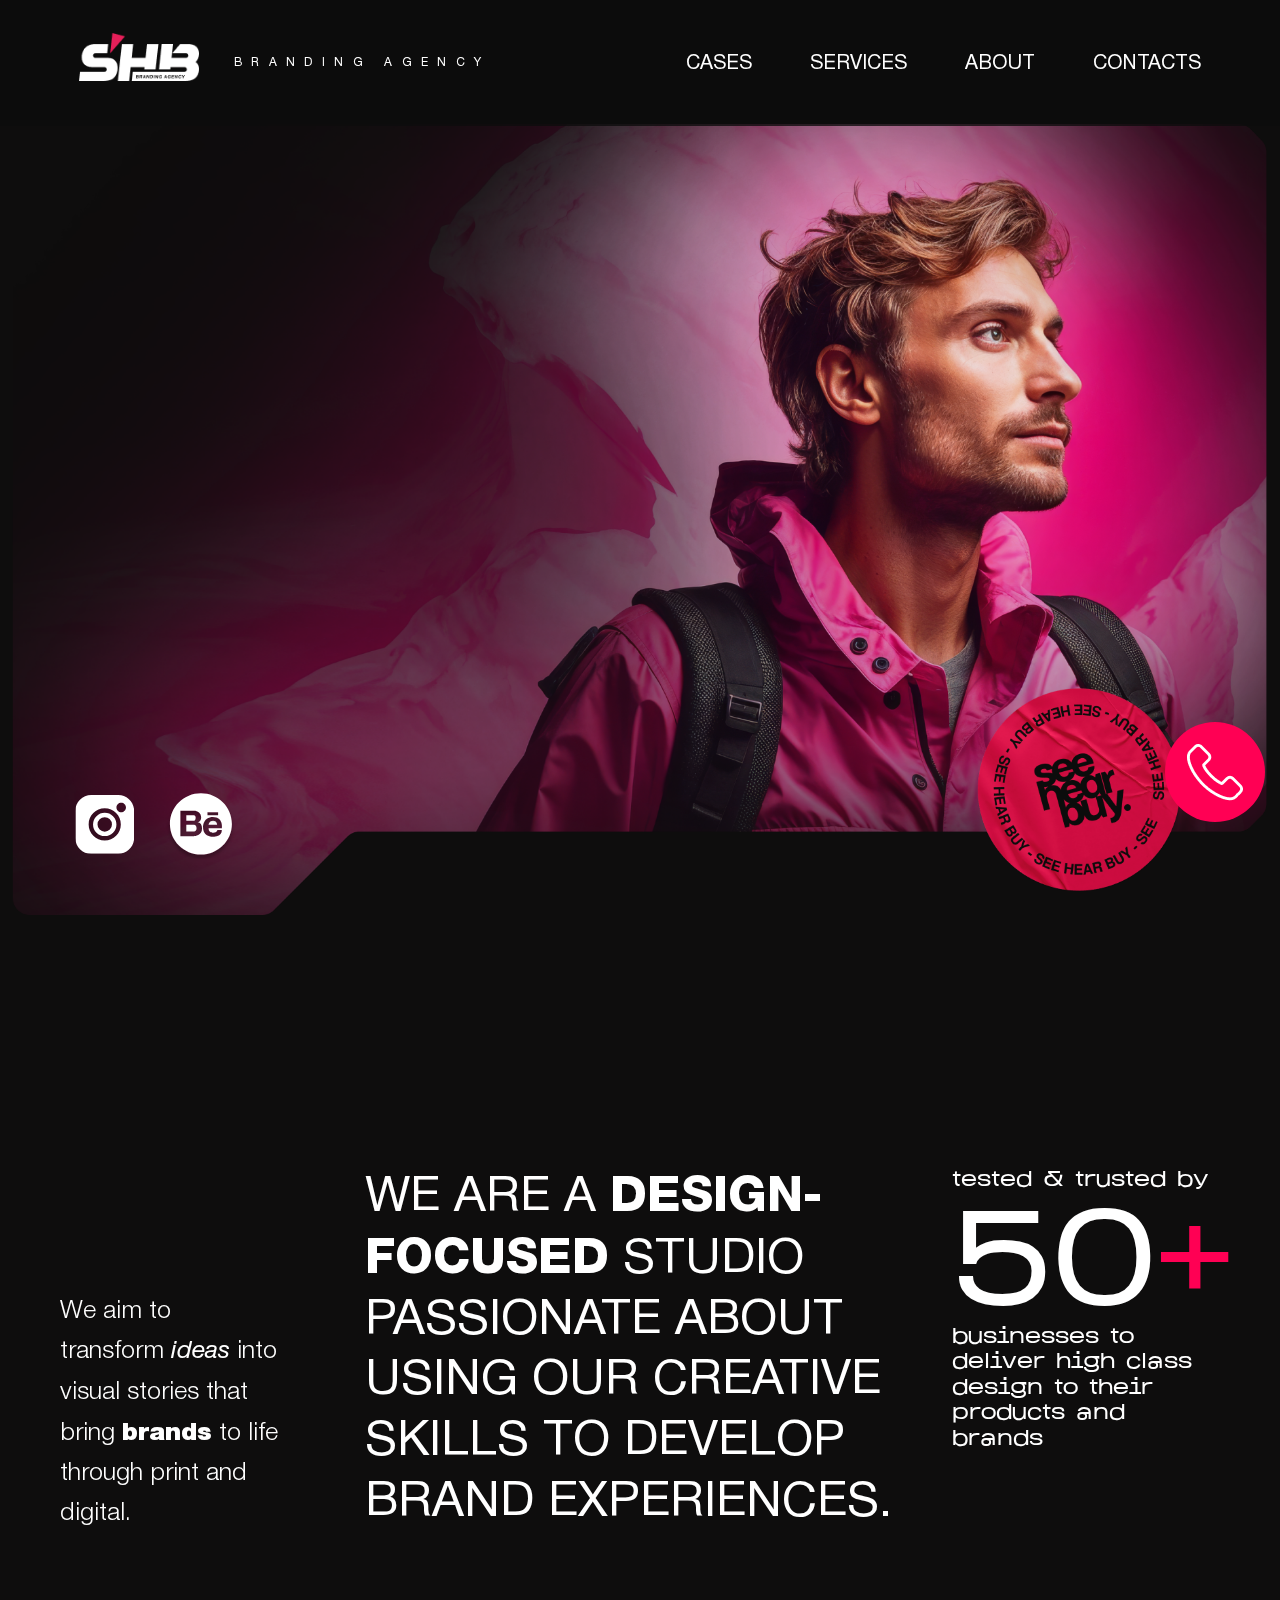
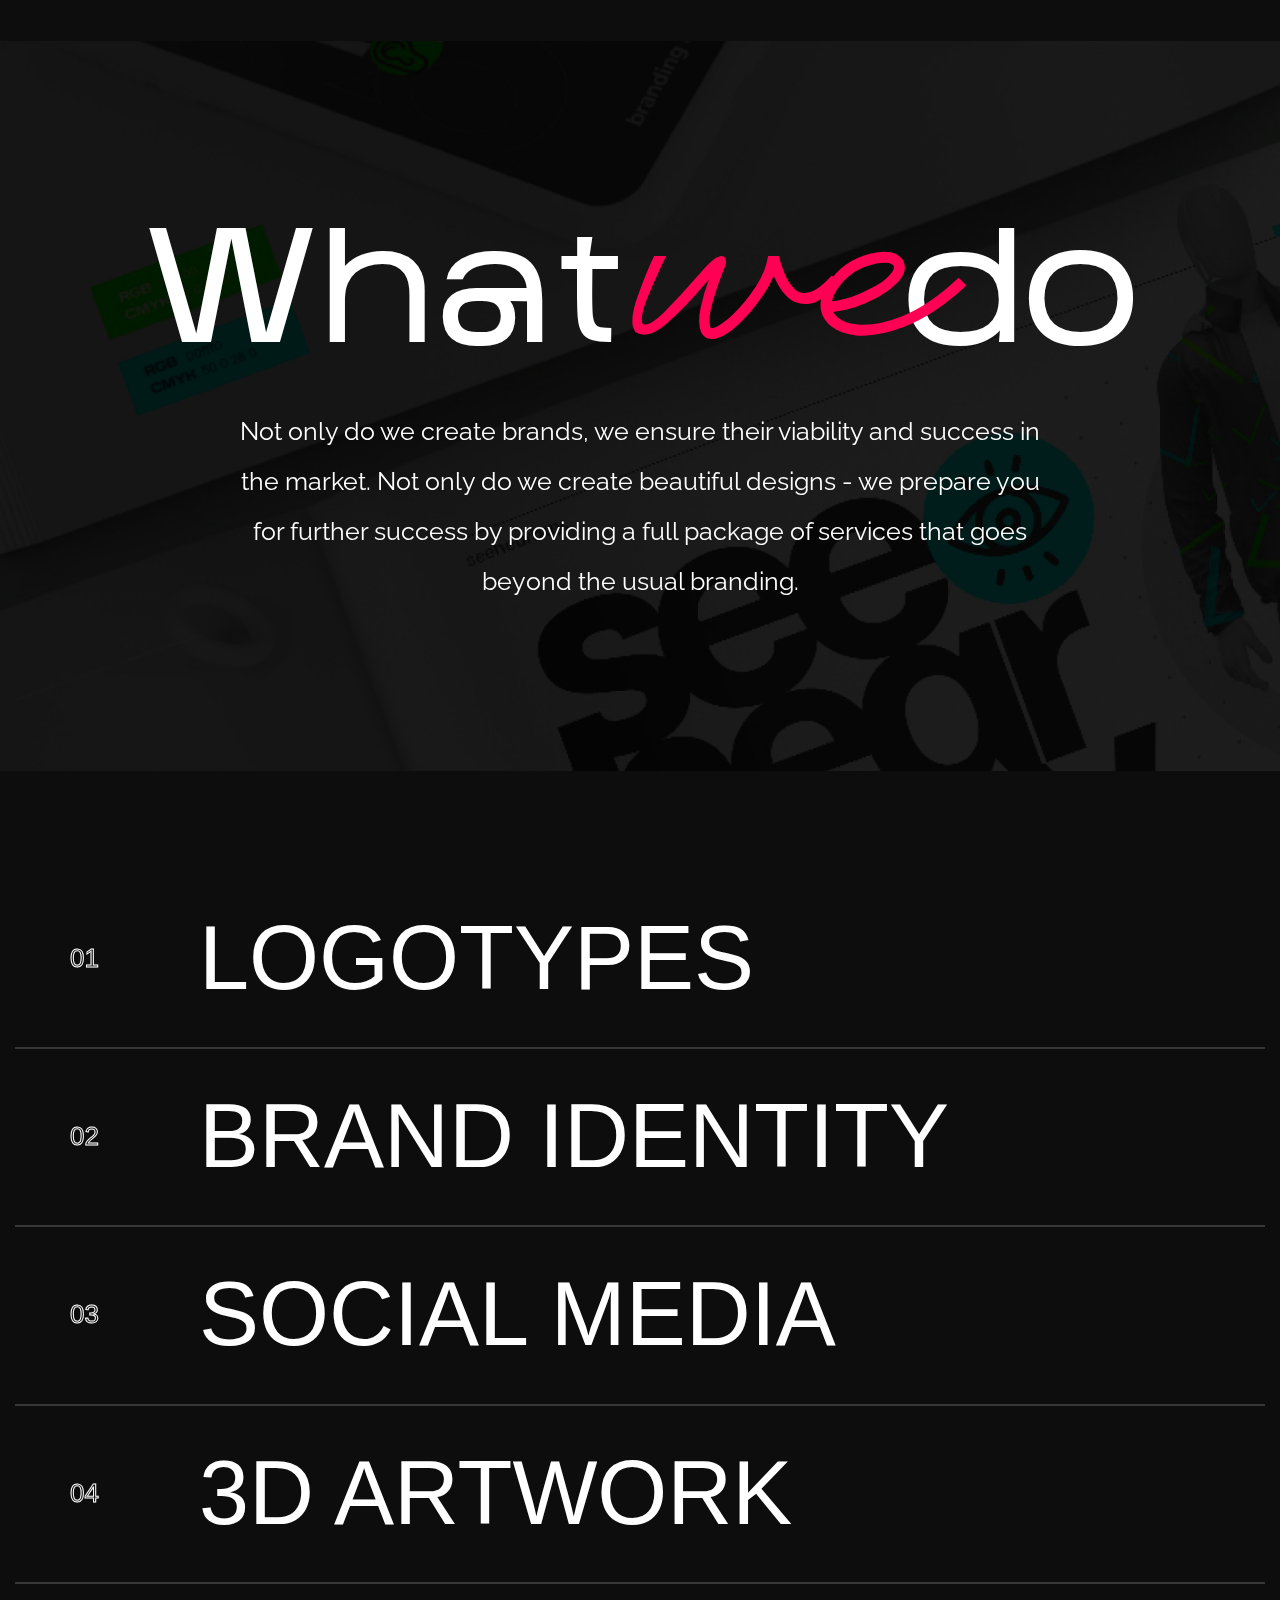
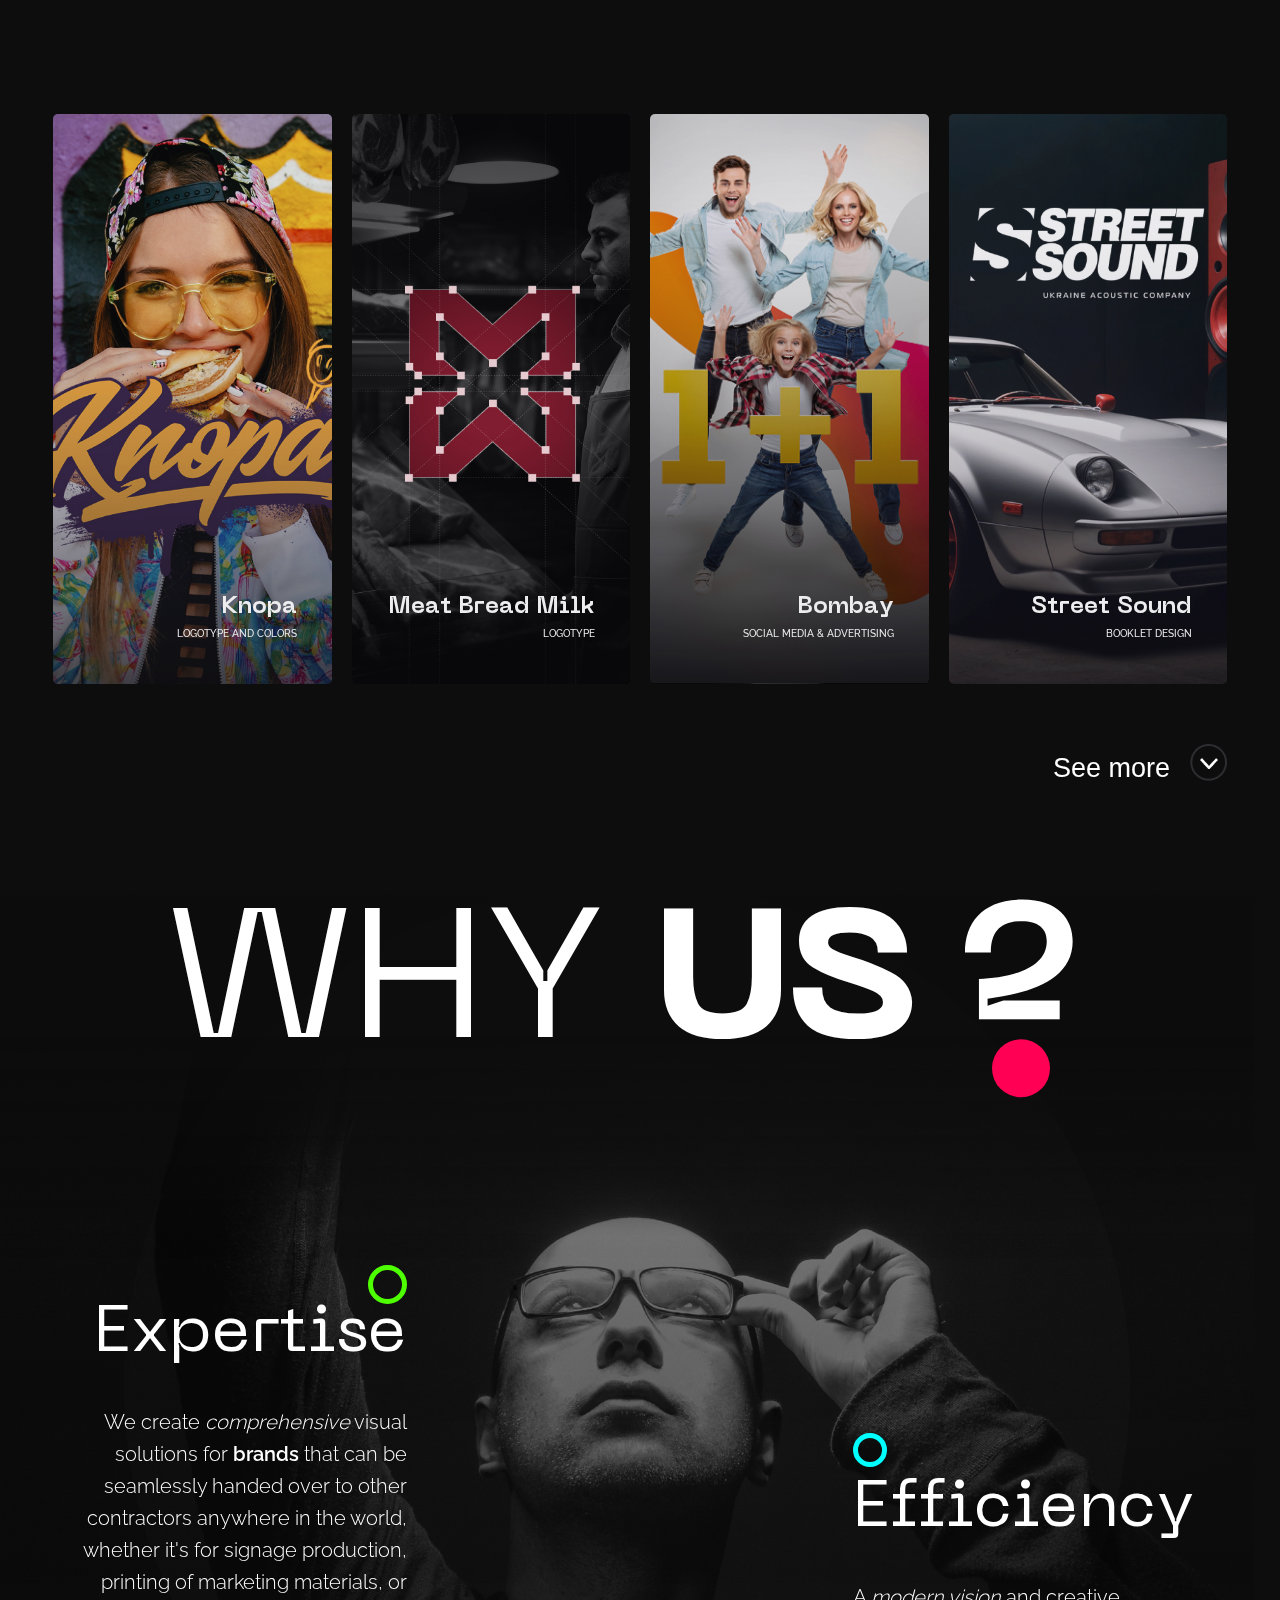
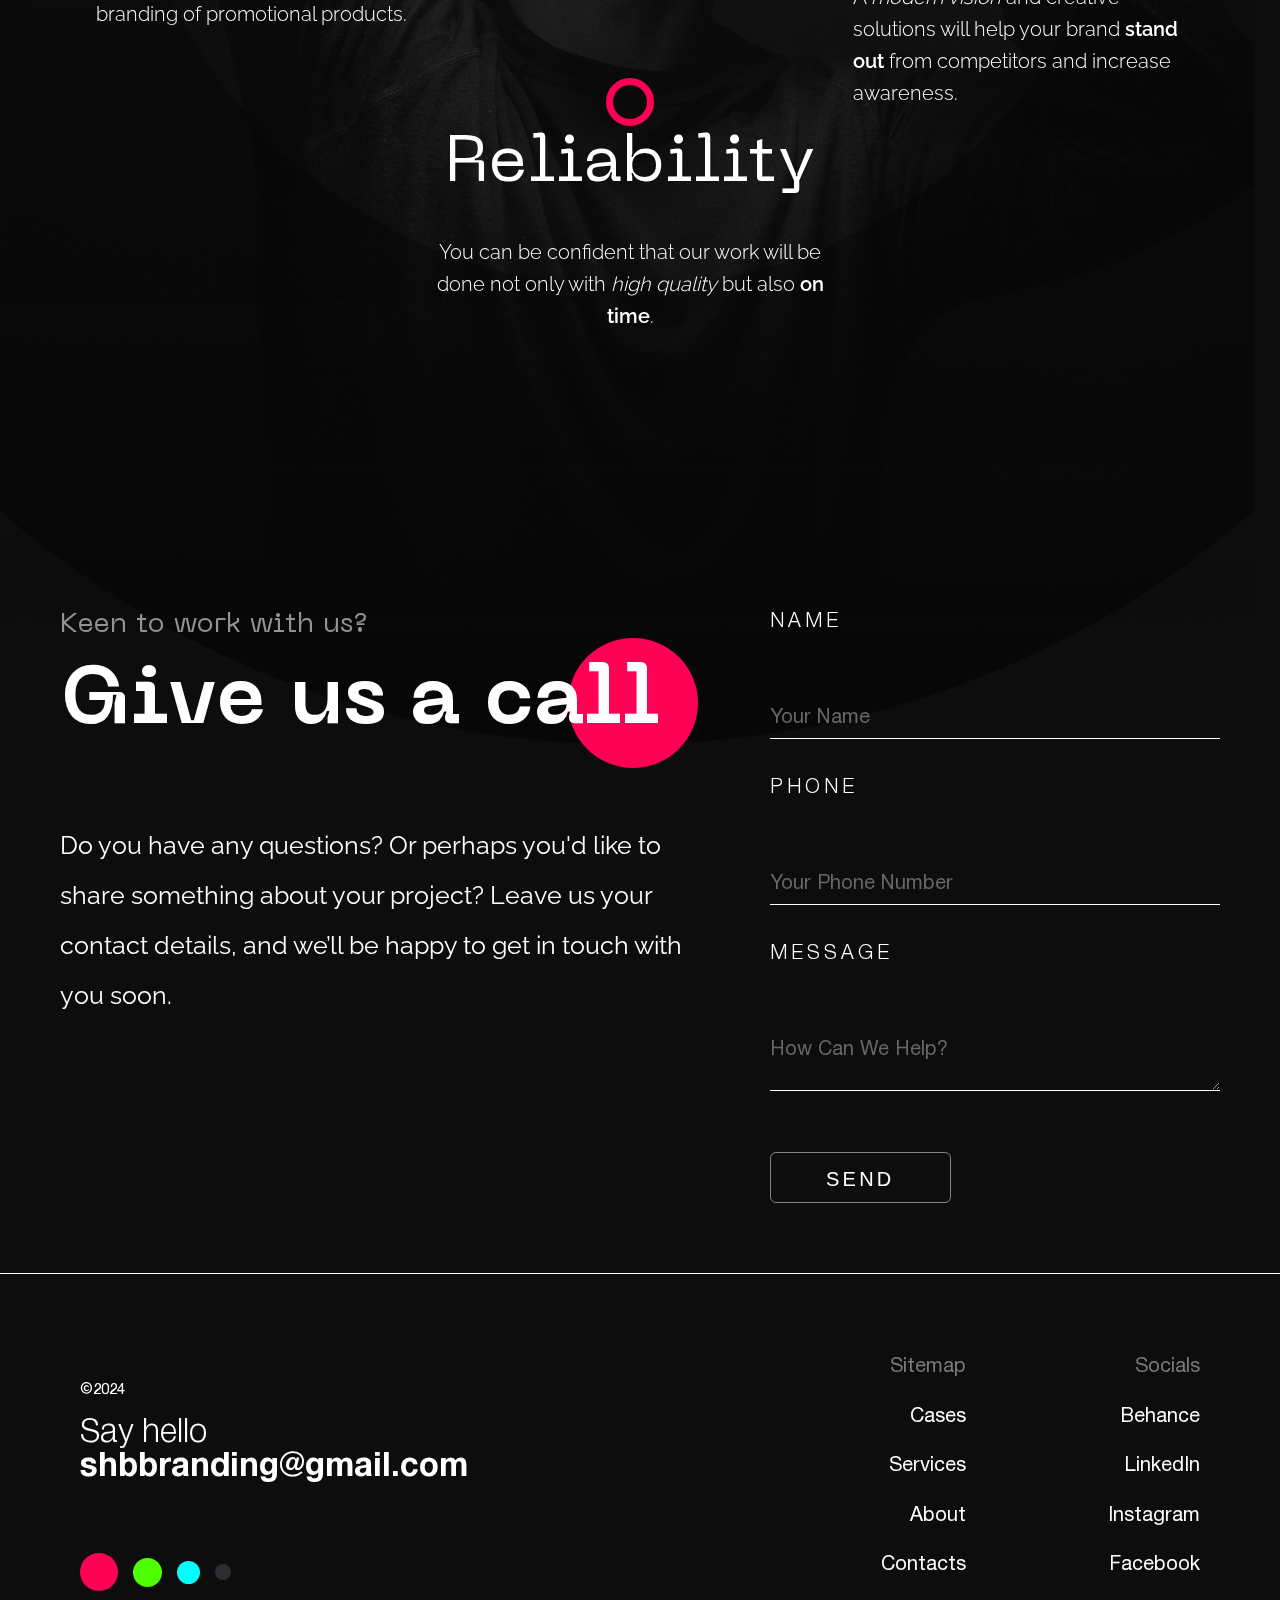
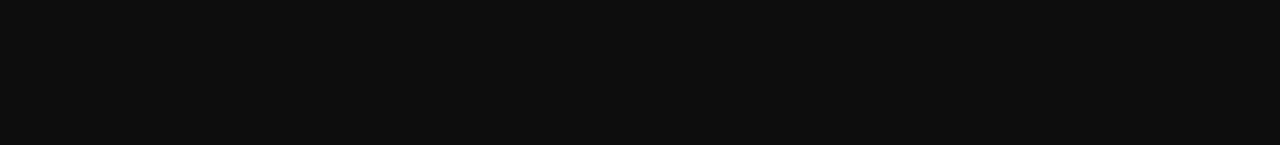
<file: index.html>
<!DOCTYPE html>
<html lang="en">
<head>
    <meta charset="UTF-8">
    <meta name="viewport" content="width=device-width, initial-scale=1.0">
    <link rel="icon" href="img/favicon.png">
    <link rel="preconnect" href="https://fonts.googleapis.com">
    <link rel="preconnect" href="https://fonts.gstatic.com" crossorigin>
    <link href="https://fonts.googleapis.com/css2?family=Questrial&display=swap" rel="stylesheet">
    <link href="https://fonts.cdnfonts.com/css/druk-text-wide-trial" rel="stylesheet">
    <link href="https://fonts.cdnfonts.com/css/nexa" rel="stylesheet">
    <link rel="stylesheet" href="./css/fonts.css">           
    <link rel="stylesheet" href="./css/main.css">
    <title>SHB branding agency</title>
    <script src="https://cdn.emailjs.com/dist/email.min.js"></script>
    <script>
        (function() {
            emailjs.init("D3xEhkkVAYqXpXwhr");
        })();
    </script>
</head>
<body>

    <header class="header">
        <div class="header__container container">
            <a href="index.html" class="logo">
                <img src="img/SHB_logo.png" alt="logo" class="logo__img">
                <p class="logo__text">Branding agency  </p>
            </a>
            <nav class="nav">
                <ul class="menu">
                    <li class="menu__item">
                        <a href="#clients" class="menu__link menu__link_pink">CASES</a>
                    </li>
                    <li class="menu__item">
                        <a href="#services" class="menu__link menu__link_green">SERVICES</a>
                    </li>
                    <li class="menu__item">
                        <a href="#title" class="menu__link menu__link_blue">ABOUT</a>
                    </li>
                    <li class="menu__item">
                        <a href="#contacts" class="menu__link menu__link_gray">CONTACTS</a>
                    </li>
                    <!-- <li class="nav__language">
                        <p class="nav__lang">en</p>
                         <a href="#" target="_blank" class="nav__arrow">
                             <img src="img/arrow_down.svg" alt="arrow_down" class="nav__icon">
                         </a>
                     </li>
                     <li class="menu__item menu__item_burger">
                        <a href="#" class="menu__link">en</a> <span>/</span> <a class="menu__link menu__link_lang">ua</a>
                     </li> -->
                     <li class="menu__socials">
                        <ul class="header__socials socials">
                            <li class="socials__item">
                                <a href="#">
                                    <img src="img/instagram.svg" alt="insta" target="_blank"  class="socials__icon">
                                </a>
                            </li>
                            <li class="socials__item">
                                <a href="https://www.behance.net/shbbranding">
                                    <img src="img/behance-seeklogo.svg" alt="beehance" target="_blank"  class="socials__icon">
                                </a>
                            </li>
                            <li class="socials__item">
                                <a href="https://www.linkedin.com/in/shb-branding-76900a313">
                                    <img src="img/linkedin.svg" alt="linkedin" target="_blank"  class="socials__icon">
                                </a>
                            </li>
                            <li class="socials__item">
                                <a href="#">
                                    <img src="img/facebook-logo.svg" alt="fb" target="_blank" class="socials__icon">
                                </a>
                            </li>
                        </ul>
                     </li>
                </ul>
                
                <div class="header__burger">
                    <div class="header__phone">
                        <img src="img/phone.png" alt="phone" class="header__phone_icon openTelegram">
                    </div>
                    <span class="burger__lines"></span>
                </div>
            </nav>
        </div>
    </header>

    <main class="main">
        <section class="first-screen">
            <div class="first-screen__bg_mobile">
                <img src="img/first-screen_bg_mobile.png" alt="bg" class="first-screen__img_mobile">
            </div>
            <div class="first-screen__background">
                <img src="img/first-screen_photo.png" alt="bg" class="first-screen__bg">
                <div class="first-screen__wrapper">
                    <ul class="first-screen__socials socials">
                        <li class="socials__item">
                            <a href="#" class="socials__link">
                                <img src="img/instagram_icon.svg" alt="insta" target="_blank"  class="socials__icon">
                            </a>
                        </li>
                        <li class="socials__item">
                            <a href="https://www.behance.net/shbbranding" target="_blank" class="socials__link">
                                <img src="img/behance_icon.svg" alt="behance" class="socials__icon">
                            </a>
                        </li>
                    </ul>
                    <div class="first-screen__img">
                        <img src="img/shb-stamp.png" alt="stamp" class="first-screen__stamp">
                    </div>
                </div>
            </div>
            <div class="first-screen__container container">
                <div class="first-screen__circles">
                    <span class="first-screen__circle"></span>
                    <span class="first-screen__circle"></span>
                    <span class="first-screen__circle"></span>
                </div>
                <p class="first-screen__suptitle">
                    Welcome to SHB
                </p>
                <h1 class="first-screen__title">Your partner in design
                    and <span>branding</span> world.
                </h1>
                <div class="first-screen__buttons">
                    <a href="#" class="first-screen__btn first-screen__btn_pink openTelegram">START PROJECT</a>
                    <a href="#clients" class="first-screen__btn first-screen__btn_transparent">SEE WORKS</a>
                </div>
                
            </div>
        </section>
        <section class="title" id="title">
            <div class="title__left-side">
                <div class="title__stamp">
                    <img src="img/shb-stamp.png" alt="stamp" class="title__stamp_img">
                </div>
                <p class="title__text_small">
                    We aim to transform <span>ideas</span> into visual stories that bring <span class="bold">brands</span> to life through print and digital.
                </p>
                <p id="titleText" class="title__text_big">
                    We are a <span class="bold">design- <br/> focused</span> studio passionate about using our <span class="green">creative skills</span> to develop brand experiences. 
                </p>
            </div>
            <div class="title__trusted">
                <p>tested & trusted by</p>
                <p>50<span>+</span></p>
                <p>businesses to deliver high class design to their products and brands </p> 
            </div>
        </section>
        <section class="what-we-do">
            <div class="what-we-do__container">
                <h2 class="what-we-do__title">What <span>we</span>do</h2>
                <p class="what-we-do__descr">
                    Not only do we create brands, we ensure their viability and success in the market. Not only do we create beautiful designs - we prepare you for further success by providing a full package of services that goes beyond the usual branding.
                </p>
            </div>
        </section>
        <section class="services" id="services">
            <div class="services__container container">
                <div class="sercices__spoiler spoiler spoiler-one">
                    <div class="services__spoiler_item spoiler__item">
                        <p class="spoiler__title"><span class="pink">01</span>Logotypes</p>
                        <div class="spoiler__descr spoiler__descr_gap">
                            <div class="spoiler__descr_left spoiler__descr_left_2">
                                <p class="spoiler__text_big">We create a recognizable brand sign, which is an important step in building a unified system of visual communication of the brand with the consumer.</p>
                                <p class="spoiler__text_small">The main task of the logo is a clear association with the brand and a difference from competitors. The brand is a clear identifier, thanks to which the consumer will be able to choose a brand that he trusts in a matter of seconds. Easily recognizable logo, along with unique fonts and color solutions should meet the values of the brand and be the basis of a single graphic system that is present on all carriers of corporate identity.
                                </p>
                                <div class="spoiler__btns">
                                    <a href="#clients" class="spoiler__btn">SEE WORKS</a>
                                    <a href="#" class="spoiler__btn spoiler__btn_pink openTelegram">START PROJECT</a>
                                </div>
                            </div>
                            <div class="spoiler__descr_right spoiler__descr_right_small">
                                <img src="img/services-logo.png" alt="Logoes" class="spoiler__descr_img">
                                <img src="img/services-logo-mobile.png" alt="Logoes" class="spoiler__descr_img spoiler__descr_img_mobile">
                            </div>
                        </div>
                    </div>
                    <div class="services__spoiler_item spoiler__item">
                        <p class="spoiler__title spoiler__title_green"><span class="green">02</span>BRAND IDENTITY</p>
                        <div class="spoiler__descr spoiler__descr_nogap">
                            <div class="spoiler__descr_left">
                                <p class="spoiler__text_big">Corporate identity allows you to create a single unique brand image from a set of graphic elements, shapes and colors. This helps the consumer to recognize and remember the brand among competitors faster and easier.</p>
                                <ul class="spoiler__list">
                                    This includes:
                                    <li class="spoiler__list_item">brand guide: colors and fonts</li>
                                    <li class="spoiler__list_item">polygraphy design</li>
                                    <li class="spoiler__list_item">stationery branding</li>
                                    <li class="spoiler__list_item">clothing branding</li>
                                    <li class="spoiler__list_item">branding auto</li>
                                    <li class="spoiler__list_item">brandbook development</li>
                                </ul>
                                <div class="spoiler__btns spoiler__btns_mt spoiler__btns_mobile">
                                    <a href="#clients" class="spoiler__btn">SEE WORKS</a>
                                    <a href="#" class="spoiler__btn spoiler__btn_green openTelegram">START PROJECT</a>
                                </div>
                            </div>
                            <div class="spoiler__descr_right">
                                <img src="img/services-brands.png" alt="Brands" class="spoiler__img_mt">
                                <div class="spoiler__btns spoiler__btns_mt">
                                    <a href="#clients" class="spoiler__btn">SEE WORKS</a>
                                    <a href="#" class="spoiler__btn spoiler__btn_green openTelegram">START PROJECT</a>
                                </div>
                            </div>
                        </div>
                    </div>
                    <div class="services__spoiler_item spoiler__item">
                        <p class="spoiler__title spoiler__title_blue"><span class="blue">03</span>SOCIAL MEDIA</p>
                        <div class="spoiler__descr spoiler__descr_nogap">
                            <div class="spoiler__descr_left">
                                <p class="spoiler__text_big">If you need to create engaging visuals for social media platforms such as Instagram, Facebook, Twitter, Google Ads, Amazon and many more - we’re here to help!</p>
                                <ul class="spoiler__list">
                                    This includes:
                                    <li class="spoiler__list_item">Instagram post, story, highlights and layout design</li>
                                    <li class="spoiler__list_item">Facebook, Twitter (header, post, feed style)</li>
                                    <li class="spoiler__list_item">website banners and graphics</li>
                                    <li class="spoiler__list_item">Amazon, Google Ads banners and more</li>
                                </ul>
                                <div class="spoiler__btns spoiler__btns_blue spoiler__btns_mobile">
                                    <a href="#clients" class="spoiler__btn">SEE WORKS</a>
                                    <a href="#" class="spoiler__btn spoiler__btn_blue openTelegram">START PROJECT</a>
                                </div>
                            </div>
                            <div class="spoiler__descr_right">
                                <img src="img/services-socials.png" alt="Brands" class="spoiler__img_mt">
                                <div class="spoiler__btns spoiler__btns_blue">
                                    <a href="#clients" class="spoiler__btn">SEE WORKS</a>
                                    <a href="#" class="spoiler__btn spoiler__btn_blue openTelegram">START PROJECT</a>
                                </div>
                            </div>
                        </div>
                    </div>
                    <div class="services__spoiler_item spoiler__item">
                        <p class="spoiler__title spoiler__title_violet"><span class="violet">04</span>3D ARTWORK</p>
                        <div class="spoiler__descr">
                            <div class="spoiler__descr_left">
                                <p class="spoiler__text_big">Looking for cover of your band’s album? Poster, book, t-shirt print or canvas on the wall? Something cool for your website? </p>
                                <p class="spoiler__text_small">The collaboration of Blender and Photoshop in the skillful hands of our designers will take you to a completely new visual level. Be unique with SHB!</p>
                                <div class="spoiler__btns">
                                    <a href="./clients.html?client=surreality" class="spoiler__btn">SEE WORKS</a>
                                    <a href="#" class="spoiler__btn spoiler__btn_violet openTelegram">START PROJECT</a>
                                </div>
                            </div>
                            <div class="spoiler__descr_right">
                                <img src="img/services-3d.png" alt="Logoes" class="spoiler__img_mt">
                            </div>
                        </div>
                    </div>
                </div>
            </div>
        </section>
        <section class="clients" id="clients">
            <div class="container clients__container">
                <div id="clientsWrapper" class="clients__wrapper">
                    <div class="clients__item">
                        <span class="clients__line_orange clients__line"></span>
                        <img src="img/knopa.jpg" alt="Knopa" class="clients__img">
                        <div class="clients__descr">
                            <div class="clients__circles circles">
                                <span class="circle circle_white"></span>
                                <span class="circle circle_dark-blue"></span>
                                <span class="circle circle_light-orange"></span>
                            </div>
                            <a href="./clients.html?client=knopa"   class="clients__link_orange clients__link" target="_blank">See more</a>
                        </div>
                        <div class="clients__info">
                            <p class="clients__name">Knopa</p>
                            <p class="clients__service">logoTYPE AND COLORS</p>
                        </div>
                    </div>
                    <div class="clients__item">
                        <span class="clients__line_brown clients__line"></span>
                        <img src="img/meat.jpg" alt="Meat" class="clients__img">
                        <div class="clients__descr">
                            <div class="clients__circles circles">
                                <span class="circle circle_beige"></span>
                                <span class="circle circle_orange"></span>
                                <span class="circle circle_brown"></span>
                            </div>
                            <a class="clients__link_brown clients__link" href="./clients.html?client=meat" target="_blank">See more</a>
                        </div>
                        <div class="clients__info">
                            <p class="clients__name">Meat Bread Milk</p>
                            <p class="clients__service">LOGOTYPE</p>
                        </div>
                    </div>
                    <div class="clients__item">
                        <span class="clients__line_yellow clients__line"></span>
                        <img src="img/bombay.jpg" alt="Bombey" class="clients__img">
                        <div class="clients__descr">
                            <div class="clients__circles circles">
                                <span class="circle circle_light-grey"></span>
                                <span class="circle circle_graphit"></span>
                                <span class="circle circle_yellow"></span>
                            </div>
                            <a href="./clients.html?client=bombay" class="clients__link_yellow clients__link" target="_blank">See more</a>
                        </div>
                        <div class="clients__info">
                            <p class="clients__name">Bombay</p>
                            <p class="clients__service">SOCIAL MEDIA & ADVERTISING</p>
                        </div>
                    </div>
                    <div class="clients__item">
                        <span class="clients__line_red clients__line"></span>
                        <img src="img/street.jpg" alt="Street" class="clients__img">
                        <div class="clients__descr">
                            <div class="clients__circles circles">
                                <span class="circle circle_transparent"></span>
                                <span class="circle circle_grey"></span>
                                <span class="circle circle_red"></span>
                            </div>
                            <a href="./clients.html?client=street" class="clients__link_red clients__link" target="_blank">See more</a>
                        </div>
                        <div class="clients__info">
                            <p class="clients__name">Street Sound</p>
                            <p class="clients__service">BOOKLET DESIGN</p>
                        </div>
                    </div>
                    <div class="clients__item">
                        <span class="clients__line_white clients__line"></span>
                        <img src="img/3d.jpg" alt="3d" class="clients__img">
                        <div class="clients__descr">
                            <div class="clients__circles circles">
                                <span class="circle circle_transparent-brown"></span>
                                <span class="circle circle_transparent-white"></span>
                                <span class="circle circle_white"></span>
                            </div>
                            <a href="./clients.html?client=surreality" class="clients__link_white clients__link" target="_blank">See more</a>
                        </div>
                        <div class="clients__info">
                            <p class="clients__name">Surreality</p>
                            <p class="clients__service">ENVIRONMENT CONCEPT ART</p>
                        </div>
                    </div>
                    <div class="clients__item">
                        <span class="clients__line_green clients__line"></span>
                        <img src="img/story.jpg" alt="story" class="clients__img">
                        <div class="clients__descr">
                            <div class="clients__circles circles">
                                <span class="circle circle_transparent-white"></span>
                                <span class="circle circle_grey2"></span>
                                <span class="circle circle_green"></span>
                            </div>
                            <a href="./clients.html?client=story" class="clients__link_green clients__link" target="_blank">See more</a>
                        </div>
                        <div class="clients__info">
                            <p class="clients__name">Story</p>
                            <p class="clients__service">LOGO AND BRANDING</p>
                        </div>
                    </div>
                </div>
                <button id="clientsBtn" class="clients__btn">See more</button>
            </div>
        </section>
        <section class="why-us">
            <div class="why-us__bg">
                <img src="img/why-us_bg_mobile.png" alt="bg" class="why-us__bg_img">
            </div>
            <div class="why-us__container container">
                <h2 class="why-us__title">
                    <span>WHY</span> US
                </h2>
                <div class="why-us__items">
                    <div class="why-us__item">
                        <h4 class="why-us__item_title">Expertise</h4>
                        <p class="why-us__item_text">We create <span class="italic">comprehensive</span> visual solutions for <span class="bold">brands</span class="bold"> that can be seamlessly handed over to other contractors anywhere in the world, whether it's for signage production, printing of marketing materials, or branding of promotional products.</p>
                    </div>
                    <div class="why-us__item">
                        <h4 class="why-us__item_title">Reliability</h4>
                        <p class="why-us__item_text">You can be confident that our work will be done not only with <span class="italic">high quality</span> but also <span class="bold">on time</span>.</p>
                    </div>
                    <div class="why-us__item">
                        <h4 class="why-us__item_title">Efficiency</h4>
                        <p class="why-us__item_text">A <span class="italic">modern vision</span> and creative solutions will help your brand <span class="bold">stand out</span> from competitors and increase awareness.</p>
                    </div>
                </div>
            </div>
        </section>
        <section class="contacts" id="contacts">
            <div class="contacts__left-side">
                <p class="contacts__suptitle">Keen to work with us?</p>
                <h3 class="contacts__title">Give us a call</h3>
                <p class="contacts__text">
                    Do you have any questions? Or perhaps you'd like to share something about your project? Leave us your contact details, and we’ll be happy to get in touch with you soon.  
                </p>
            </div>
            <form id="contact-form" class="contacts__form form">
                <div class="contacts__form_wrapper">
                    <label for="name" class='contacts__label'>NAME</label>
                    <input type="text" placeholder="Your Name" class="contacts__input" id="name" name="name">
                </div>
                <div class="contacts__form_wrapper">
                    <label for="phone" class='contacts__label'>PHONE</label>
                    <input type="tel" placeholder="Your Phone Number" class="contacts__input" id="phone" name="phone" required pattern="^\+?\d{10,15}$">
                </div>
                <div class="contacts__form_wrapper">
                    <label for="message" class='contacts__label'>MESSAGE</label>
                    <textarea id="message" class="contacts__textarea" placeholder="How Can We Help?" name="message"></textarea>
                </div>
                <button type="submit" class="contacts__btn">SEND</button>
            </form>
        </section>
    </main>

    <footer class="footer">
        <div class="footer__container container">
            <div class="footer__left-side">
                <p class="footer__copy">&copy;2024</p>
                <div class="footer__email">
                    <p class="footer__email_text">Say hello</p>
                    <p class="footer__email_e">shbbranding@gmail.com</p>
                </div>
                <p class="footer__phone openTelegram">+38 067 883 8181</p>
                <div class="circle">
                    <span class="circle__pink"></span>
                    <span class="circle__green"></span>
                    <span class="circle__blue"></span>
                    <span class="circle__grey"></span>
                </div>
            </div>
            <div class="footer__right-side">
                 <ul class="footer__sitemap sitemap">
                    Sitemap
                    <li class="sitemap__item">
                        <a href="#clients" class="sitemap__link">Cases</a>
                    </li>
                    <li class="sitemap__item">
                        <a href="#services" class="sitemap__link">Services</a>
                    </li>
                    <li class="sitemap__item">
                        <a href="#title" class="sitemap__link">About</a>
                    </li>
                    <li class="sitemap__item">
                        <a href="#contacts" class="sitemap__link">Contacts</a>
                    </li>
                 </ul>
                 <ul class="footer__socials socials">
                    <li class="socials__title">Socials</li>
                    
                    <li class="socials__item">
                        <a href="https://www.behance.net/shbbranding" target="_blank" class="socials__link">Behance</a>
                    </li>
                    <li class="socials__item">
                        <a href="https://www.linkedin.com/in/shb-branding-76900a313" target="_blank" class="socials__link">LinkedIn</a>
                    </li>
                    <li class="socials__item">
                        <a href="#" target="_blank" class="socials__link">Instagram</a>
                    </li>
                    <li class="socials__item">
                        <a href="#" target="_blank" class="socials__link">Facebook</a>
                    </li>
                 </ul>
            </div>
        </div>
    </footer>
    <section class="phone">
        <div class="phone__image">
            <a href="#" class="openTelegram"><img src="img/phone_white.png" alt="phone" class="phone__img"></a>
        </div>
    </section>
 
    <script src="https://ajax.googleapis.com/ajax/libs/jquery/3.7.0/jquery.min.js"></script>
    <script src="js/app.min.js"></script>
</body>
</html>
</file>
<file: css/fonts.css>
@font-face {
  font-family: Helvetica Regular;
  font-display: swap;
  src: url("../fonts/Helvetica Regular.woff2") format("woff2"), url("../fonts/Helvetica Regular.woff") format("woff");
  font-weight: 400;
  font-style: normal;
}
@font-face {
  font-family: HelveticaNeueCyr;
  font-display: swap;
  src: url("../fonts/HelveticaNeueCyr-Bold.woff2") format("woff2"), url("../fonts/HelveticaNeueCyr-Bold.woff") format("woff");
  font-weight: 700;
  font-style: normal;
}
@font-face {
  font-family: HelveticaNeueCyr;
  font-display: swap;
  src: url("../fonts/HelveticaNeueCyr-Heavy.woff2") format("woff2"), url("../fonts/HelveticaNeueCyr-Heavy.woff") format("woff");
  font-weight: 800;
  font-style: normal;
}
@font-face {
  font-family: HelveticaNeueCyr;
  font-display: swap;
  src: url("../fonts/HelveticaNeueCyr-Italic.woff2") format("woff2"), url("../fonts/HelveticaNeueCyr-Italic.woff") format("woff");
  font-weight: 400;
  font-style: italic;
}
@font-face {
  font-family: HelveticaNeueCyr;
  font-display: swap;
  src: url("../fonts/HelveticaNeueCyr-Black.woff2") format("woff2"), url("../fonts/HelveticaNeueCyr-Black.woff") format("woff");
  font-weight: 900;
  font-style: normal;
}
@font-face {
  font-family: HelveticaNeueCyr;
  font-display: swap;
  src: url("../fonts/HelveticaNeueCyr-Light.woff2") format("woff2"), url("../fonts/HelveticaNeueCyr-Light.woff") format("woff");
  font-weight: 300;
  font-style: normal;
}
@font-face {
  font-family: HelveticaNeueCyr;
  font-display: swap;
  src: url("../fonts/HelveticaNeueCyr-Roman.woff2") format("woff2"), url("../fonts/HelveticaNeueCyr-Roman.woff") format("woff");
  font-weight: 400;
  font-style: normal;
}
@font-face {
  font-family: HelveticaNeueCyr;
  font-display: swap;
  src: url("../fonts/HelveticaNeueCyr-Medium.woff2") format("woff2"), url("../fonts/HelveticaNeueCyr-Medium.woff") format("woff");
  font-weight: 500;
  font-style: normal;
}
@font-face {
  font-family: HelveticaNeueCyr;
  font-display: swap;
  src: url("../fonts/HelveticaNeueCyr-Thin.woff2") format("woff2"), url("../fonts/HelveticaNeueCyr-Thin.woff") format("woff");
  font-weight: 100;
  font-style: normal;
}
@font-face {
  font-family: HelveticaNeueCyr;
  font-display: swap;
  src: url("../fonts/HelveticaNeueCyr-UltraLight.woff2") format("woff2"), url("../fonts/HelveticaNeueCyr-UltraLight.woff") format("woff");
  font-weight: 200;
  font-style: normal;
}
@font-face {
  font-family: NeonBines;
  font-display: swap;
  src: url("../fonts/NeonBines.otf") format("otf"), url("../fonts/NeonBines.woff2") format("woff2"), url("../fonts/NeonBines.woff") format("woff");
  font-weight: 400;
  font-style: normal;
}
@font-face {
  font-family: 'Kharkiv Tone 04';
  font-display: swap;
  src: url("../fonts/Kharkiv Tone 04.10.2020.ttf") format("ttf"), url("../fonts/Kharkiv Tone 04.10.2020.woff2") format("woff2"), url("../fonts/Kharkiv Tone 04.10.2020.woff") format("woff");
  font-weight: 400;
  font-style: normal;
}
@font-face {
  font-family: Neue Machina;
  font-display: swap;
  src: url("../fonts/NeueMachina-Black.woff2") format("woff2"), url("../fonts/NeueMachina-Black.woff") format("woff");
  font-weight: 900;
  font-style: normal;
}
@font-face {
  font-family: Neue Machina;
  font-display: swap;
  src: url("../fonts/NeueMachina-Medium.woff2") format("woff2"), url("../fonts/NeueMachina-Medium.woff") format("woff");
  font-weight: 500;
  font-style: normal;
}
@font-face {
  font-family: Neue Machina;
  font-display: swap;
  src: url("../fonts/NeueMachina-Light.woff2") format("woff2"), url("../fonts/NeueMachina-Light.woff") format("woff");
  font-weight: 300;
  font-style: normal;
}
@font-face {
  font-family: Neue Machina;
  font-display: swap;
  src: url("../fonts/NeueMachina-Regular.woff2") format("woff2"), url("../fonts/NeueMachina-Regular.woff") format("woff");
  font-weight: 400;
  font-style: normal;
}
@font-face {
  font-family: Neue Machina;
  font-display: swap;
  src: url("../fonts/NeueMachina-Ultrabold.woff2") format("woff2"), url("../fonts/NeueMachina-Ultrabold.woff") format("woff");
  font-weight: 800;
  font-style: normal;
}
@font-face {
  font-family: Neue Machina;
  font-display: swap;
  src: url("../fonts/NeueMachina-Ultralight.woff2") format("woff2"), url("../fonts/NeueMachina-Ultralight.woff") format("woff");
  font-weight: 200;
  font-style: normal;
}
@font-face {
  font-family: Neue Machina;
  font-display: swap;
  src: url("../fonts/NeueMachina-Bold.woff2") format("woff2"), url("../fonts/NeueMachina-Bold.woff") format("woff");
  font-weight: 700;
  font-style: normal;
}
@font-face {
  font-family: Raleway;
  font-display: swap;
  src: url("../fonts/Raleway-ExtraBold.woff2") format("woff2"), url("../fonts/Raleway-ExtraBold.woff") format("woff");
  font-weight: 800;
  font-style: normal;
}
@font-face {
  font-family: Raleway;
  font-display: swap;
  src: url("../fonts/Raleway-Black.woff2") format("woff2"), url("../fonts/Raleway-Black.woff") format("woff");
  font-weight: 900;
  font-style: normal;
}
@font-face {
  font-family: Raleway;
  font-display: swap;
  src: url("../fonts/Raleway-Bold.woff2") format("woff2"), url("../fonts/Raleway-Bold.woff") format("woff");
  font-weight: 700;
  font-style: normal;
}
@font-face {
  font-family: Raleway;
  font-display: swap;
  src: url("../fonts/Raleway-ExtraLight.woff2") format("woff2"), url("../fonts/Raleway-ExtraLight.woff") format("woff");
  font-weight: 200;
  font-style: normal;
}
@font-face {
  font-family: Raleway;
  font-display: swap;
  src: url("../fonts/Raleway-Italic.woff2") format("woff2"), url("../fonts/Raleway-Italic.woff") format("woff");
  font-weight: 400;
  font-style: normal;
}
@font-face {
  font-family: Raleway;
  font-display: swap;
  src: url("../fonts/Raleway-Regular.woff2") format("woff2"), url("../fonts/Raleway-Regular.woff") format("woff");
  font-weight: 400;
  font-style: normal;
}
@font-face {
  font-family: Raleway;
  font-display: swap;
  src: url("../fonts/Raleway-SemiBold.woff2") format("woff2"), url("../fonts/Raleway-SemiBold.woff") format("woff");
  font-weight: 600;
  font-style: normal;
}
@font-face {
  font-family: Raleway;
  font-display: swap;
  src: url("../fonts/Raleway-Medium.woff2") format("woff2"), url("../fonts/Raleway-Medium.woff") format("woff");
  font-weight: 500;
  font-style: normal;
}
@font-face {
  font-family: Raleway;
  font-display: swap;
  src: url("../fonts/Raleway-Light.woff2") format("woff2"), url("../fonts/Raleway-Light.woff") format("woff");
  font-weight: 300;
  font-style: normal;
}
@font-face {
  font-family: Raleway;
  font-display: swap;
  src: url("../fonts/Raleway-Thin.woff2") format("woff2"), url("../fonts/Raleway-Thin.woff") format("woff");
  font-weight: 100;
  font-style: normal;
}
</file>
<file: css/main.css>
@charset "UTF-8";
article,
aside,
details,
figcaption,
figure,
footer,
header,
hgroup,
nav,
section,
summary {
  display: block;
}

audio,
canvas,
video {
  display: inline-block;
}

audio:not([controls]) {
  display: none;
  height: 0;
}

[hidden], template {
  display: none;
}

html {
  background: #fff;
  color: #000;
  -webkit-text-size-adjust: 100%;
  -ms-text-size-adjust: 100%;
}

html,
button,
input,
select,
textarea {
  font-family: sans-serif;
}

body {
  margin: 0;
}

a {
  background: transparent;
}
a:focus {
  outline: thin dotted;
}
a:hover, a:active {
  outline: 0;
}

h1 {
  font-size: 2em;
  margin: 0;
}

h2 {
  font-size: 1.5em;
  margin: 0;
}

h3 {
  font-size: 1.17em;
  margin: 0;
}

h4 {
  font-size: 1em;
  margin: 0;
}

h5 {
  font-size: 0.83em;
  margin: 0;
}

h6 {
  font-size: 0.75em;
  margin: 0;
}

abbr[title] {
  border-bottom: 1px dotted;
}

b,
strong {
  font-weight: bold;
}

dfn {
  font-style: italic;
}

mark {
  background: #ff0;
  color: #000;
}

code,
kbd,
pre,
samp {
  font-family: monospace, serif;
  font-size: 1em;
}

pre {
  white-space: pre;
  white-space: pre-wrap;
  word-wrap: break-word;
}

q {
  quotes: "“" "”" "‘" "’";
}

q:before, q:after {
  content: "";
  content: none;
}

small {
  font-size: 80%;
}

sub,
sup {
  font-size: 75%;
  line-height: 0;
  position: relative;
  vertical-align: baseline;
}

sup {
  top: -0.5em;
}

sub {
  bottom: -0.25em;
}

img {
  border: 0;
}

svg:not(:root) {
  overflow: hidden;
}

figure {
  margin: 0;
}

fieldset {
  border: 1px solid #c0c0c0;
  margin: 0 2px;
  padding: 0.35em 0.625em 0.75em;
}

legend {
  border: 0;
  padding: 0;
  white-space: normal;
}

button,
input,
select,
textarea {
  font-family: inherit;
  font-size: 100%;
  margin: 0;
  vertical-align: baseline;
}

button, input {
  line-height: normal;
}

button,
select {
  text-transform: none;
}

button,
html input[type=button],
input[type=reset],
input[type=submit] {
  -webkit-appearance: button;
  cursor: pointer;
}

button[disabled],
input[disabled] {
  cursor: default;
}

button::-moz-focus-inner, input::-moz-focus-inner {
  border: 0;
  padding: 0;
}

textarea {
  overflow: auto;
  vertical-align: top;
}

table {
  border-collapse: collapse;
  border-spacing: 0;
}

input[type=search] {
  -webkit-appearance: textfield;
  -moz-box-sizing: content-box;
  -webkit-box-sizing: content-box;
  box-sizing: content-box;
}
input[type=search]::-webkit-search-cancel-button, input[type=search]::-webkit-search-decoration {
  -webkit-appearance: none;
}
input[type=checkbox], input[type=radio] {
  box-sizing: border-box;
  padding: 0;
}

@keyframes fadeIn {
  from {
    opacity: 0;
  }
  to {
    opacity: 1;
  }
}
@keyframes slideInFromLeft {
  from {
    opacity: 0;
    transform: translateX(-100%);
  }
  to {
    opacity: 1;
    transform: translateX(0);
  }
}
@keyframes fadeInBtn {
  0% {
    opacity: 0;
    transform: scale(0.9);
  }
  100% {
    opacity: 1;
    transform: scale(1);
  }
}
@keyframes bounceInFromRight {
  0% {
    opacity: 0;
    transform: translateX(100%) scale(1);
  }
  30% {
    opacity: 1;
    transform: translateX(-10px) scale(1.1);
  }
  50% {
    transform: translateX(0) scale(1);
  }
  70% {
    transform: translateX(5px);
  }
  100% {
    opacity: 1;
    transform: translateX(0);
  }
}
@keyframes shake {
  0% {
    transform: translateX(0);
  }
  20% {
    transform: translateX(-5px);
  }
  40% {
    transform: translateX(5px);
  }
  60% {
    transform: translateX(-5px);
  }
  80% {
    transform: translateX(5px);
  }
  100% {
    transform: translateX(0);
  }
}
* {
  box-sizing: border-box;
  margin: 0;
  padding: 0;
}

html, body {
  font-family: "HelveticaNeueCyr", sans-serif;
  font-size: 25px;
  font-weight: 400;
  line-height: 1;
  background: #0E0D0D;
  color: #FFFFFF;
  scroll-behavior: smooth;
}

body {
  position: relative;
}

a {
  text-decoration: none;
}

a:focus {
  outline: none;
}

img {
  display: block;
}

.container {
  max-width: 1950px;
  margin: 0 auto;
  padding: 0 15px;
}

.header {
  padding: 42px 64px;
  background: rgba(13, 12, 12, 0.8);
  background-size: cover;
  width: 100%;
  position: fixed;
  left: 50%;
  transform: translateX(-50%);
  z-index: 20;
}
.header__container {
  display: flex;
  justify-content: space-between;
  align-items: center;
  gap: 30px;
}
.header .logo {
  display: flex;
  justify-content: flex-start;
  align-items: center;
  gap: 43px;
  text-decoration: none;
  color: #FFFFFF;
}
.header .logo__img {
  margin-bottom: 12px;
  object-fit: cover;
}
.header .logo__text {
  font-size: 13px;
  line-height: 1.5;
  letter-spacing: 9.36px;
  text-transform: uppercase;
}
.header .nav {
  display: flex;
  justify-content: flex-start;
  align-items: center;
  gap: 71px;
}
.header .nav__language {
  padding: 5px 11px;
  border: 1px solid rgba(255, 255, 255, 0.2);
  border-radius: 33px;
  display: flex;
  justify-content: center;
  align-items: center;
  gap: 10px;
}
.header .nav__arrow {
  display: flex;
}
.header .nav__icon {
  vertical-align: middle;
}
.header__burger {
  display: none;
}
.header .burger__lines {
  display: block;
  width: 68px;
  height: 9px;
  background: #FFFFFF;
  position: relative;
  cursor: pointer;
}
.header .burger__lines::before, .header .burger__lines::after {
  content: "";
  display: block;
  width: 100%;
  height: 100%;
  background: #FFFFFF;
  position: absolute;
}
.header .burger__lines::before {
  top: -18px;
}
.header .burger__lines::after {
  bottom: -18px;
}
.header .burger__lines.rotate::before {
  opacity: 0;
}
.header .burger__lines.rotate::after {
  transform: rotate(90deg);
  transition: 0.5s;
  bottom: 0;
}
.header .burger__lines.rotate {
  transform: rotate(45deg);
  transition: 0.5s;
  width: 55px;
  height: 5px;
  top: 0;
}
.header__phone {
  cursor: pointer;
}
.header .menu {
  display: flex;
  justify-content: flex-start;
  align-items: center;
  gap: 71px;
  list-style: none;
}
.header .menu__link {
  color: #FFFFFF;
  text-decoration: none;
}
.header .menu__socials {
  display: none;
}
.header .menu__item {
  position: relative;
  overflow: hidden;
  padding-bottom: 5px;
  padding-top: 5px;
}
.header .menu__item_burger {
  display: none;
}
.header .menu__item::after {
  content: "";
  position: absolute;
  left: 50%;
  bottom: -5px;
  width: 0;
  height: 7px;
  background: #FFFFFF;
  transition: width 0.3s ease, left 0.3s ease;
}
.header .menu__item:hover::after {
  width: 100%;
  left: 0;
}
.header__socials {
  display: flex;
  justify-content: space-between;
  align-items: center;
  gap: 40px;
  list-style: none;
}

.first-screen {
  padding: 152px 30px 204px;
  position: relative;
}
.first-screen__container {
  max-width: 1793px;
}
.first-screen__bg_mobile {
  display: none;
}
.first-screen__background {
  position: absolute;
  z-index: 1;
  left: 0;
  width: 98%;
  left: 50%;
  transform: translateX(-50%);
}
.first-screen__bg {
  object-fit: cover;
  width: 100%;
}
.first-screen__circles {
  margin-top: 62px;
  margin-bottom: 178px;
  display: flex;
  justify-content: flex-end;
  align-items: flex-end;
  gap: 19px;
  position: relative;
  z-index: 2;
}
.first-screen__circles span:nth-of-type(1) {
  background: #00FFFF;
}
.first-screen__circles span:nth-of-type(2) {
  background: #4EFF00;
}
.first-screen__circles span:nth-of-type(3) {
  background: #FF0054;
}
.first-screen__circle {
  width: 27px;
  height: 27px;
  background-color: #FF0054;
  border-radius: 50%;
  opacity: 0;
  animation: bounceInFromRight 1s ease forwards;
}
.first-screen__suptitle {
  font-family: Raleway;
  font-size: 40px;
  margin-bottom: 58px;
  position: relative;
  z-index: 2;
  opacity: 0;
  animation: fadeIn 1s ease forwards;
  animation-delay: 0.3s;
}
.first-screen__title {
  max-width: 1042px;
  font-size: 95px;
  font-weight: 700;
  margin-bottom: 86px;
  position: relative;
  z-index: 2;
  opacity: 0;
  animation: slideInFromLeft 1s ease forwards;
  animation-delay: 0.6s;
}

.first-screen__title span {
  position: relative;
}

.first-screen__title span::after {
  content: '';
  position: absolute;
  bottom: -29px;
  left: 0;
  background-image: url(../img/underline.png);
  width: 85%;
  height: 40px;
  background-size: contain;
  background-repeat: no-repeat; 
  opacity: 0;
  animation: fadeInBtn 2s ease forwards;
  animation-delay: 1s;
}
.first-screen__buttons {
  display: flex;
  justify-content: flex-start;
  align-items: center;
  gap: 41px;
  position: relative;
  z-index: 2;
}
.first-screen__btn {
  padding: 27px 31px 23px;
  font-family: Nexa, sans-serif;
  font-size: 27px;
  font-weight: 700;
  letter-spacing: 4.05px;
  border-radius: 10px;
  color: #FFFFFF;
  opacity: 0;
}
.first-screen__btn_pink {
  background: #FF0054;
  border: 1px solid #FF0054;
  animation: fadeInBtn 2s ease forwards;
  animation-delay: 1s;
}
.first-screen__btn_pink:hover {
  box-shadow: 0px 0px 32.9px -1px #FF0054;
}
.first-screen__btn_transparent {
  border: 1px solid #ffffff;
  background: none;
  padding-left: 70px;
  padding-right: 70px;
  animation: fadeInBtn 2s ease forwards;
  animation-delay: 1s;
}
.first-screen__btn_transparent:hover {
  background: #4EFF00;
  border-color: #4EFF00;
  box-shadow: 0px 0px 32.9px -1px #4EFF00;
}
.first-screen__wrapper {
  display: flex;
  justify-content: space-between;
  align-items: flex-end;
  gap: 15px;
  position: absolute;
  z-index: 2;
  width: 90%;
  bottom: 0;
  left: 50%;
  transform: translateX(-50%);
}
.first-screen__socials {
  display: flex;
  justify-content: flex-start;
  align-items: center;
  gap: 55px;
  list-style: none;
  margin-bottom: 56px;
}

.first-screen__circle:nth-child(1) {
  animation-delay: 0.2s;
}

.first-screen__circle:nth-child(2) {
  animation-delay: 0.4s;
}

.first-screen__circle:nth-child(3) {
  animation-delay: 0.6s;
}

.title {
  display: flex;
  justify-content: space-between;
  align-items: flex-start;
  gap: 56px;
  padding: 300px 48px 171px;
  max-width: 1824px;
  margin: 0 auto;
}
.title__left-side {
  display: flex;
  justify-content: flex-start;
  align-items: flex-end;
  gap: 87px;
}
.title__stamp {
  display: none;
}
.title__text_small {
  font-size: 30px;
  font-weight: 300;
  line-height: 1.61;
  max-width: 356px;
  margin-left: 12px;
}
.title__text_small span:first-child {
  font-style: italic;
}
.title__text_small span:last-child {
  font-weight: 900;
}
.title__text_big {
  font-size: 64px;
  line-height: 1.24;
  text-transform: uppercase;
  max-width: 870px;
  z-index: 2;
}
.title__text_big span:nth-of-type(1) {
  font-weight: 800;
}
.title__text_big .green {
  position: relative;
}
.title__text_big .green::before {
  content: "";
  position: absolute;
  left: -20%;
  top: 50%;
  transform: translateY(-50%);
  width: 160%;
  height: 160%;
  background-image: url(../img/green_circle.png);
  background-size: contain;
  background-repeat: no-repeat;
}
.title__trusted {
  max-width: 430px;
  font-family: "Kharkiv Tone 04", sans-serif;
}
.title__trusted p:nth-of-type(1) {
  font-size: 27px;
  line-height: 1.16;
}
.title__trusted p:nth-of-type(2) {
  font-size: 163px;
  line-height: 1.16;
}
.title__trusted p:nth-of-type(2) span {
  color: #FF0054;
}
.title__trusted p:nth-of-type(3) {
  font-size: 27px;
  line-height: 1.16;
  max-width: 262px;
  margin-top: -22px;
}

.what-we-do {
  background-image: url(../img/what-we-do_bg.jpg);
  background-size: cover;
  background-repeat: no-repeat;
}
.what-we-do__container {
  padding: 179px 15px 165px;
  margin: 0 auto;
  max-width: 1300px;
  display: flex;
  flex-direction: column;
  align-items: center;
  text-align: center;
}
.what-we-do__title {
  font-family: "Kharkiv Tone 04", sans-serif;
  font-size: 200px;
  font-weight: 400;
  margin-bottom: 23px;
  word-spacing: 240px;
  position: relative;
}
.what-we-do__title span {
  font-family: "NeonBines", serif;
  font-size: 232px;
  line-height: 1.35;
  color: #FF0054;
  position: absolute;
  top: 37%;
  left: 50%;
  transform: translateY(-50%);
}
.what-we-do__descr {
  font-family: "Raleway", sans-serif;
  max-width: 983px;
  font-size: 30px;
  line-height: 2;
}

.services__container {
  padding-top: 140px;
}
.services .spoiler__title {
  padding-left: 60px;
  border-bottom: 2px solid #373737;
  padding-bottom: 40px;
  padding-top: 40px;
  font-family: "Druk Text Wide Trial", sans-serif;
  font-size: 100px;
  line-height: 1.16;
  display: flex;
  align-items: center;
  text-transform: uppercase;
  cursor: pointer;
  position: relative;
  z-index: 2;
}
.services .spoiler__title::after {
  content: "";
  display: block;
  width: 100%;
  height: 0;
  background-color: #FF0054;
  position: absolute;
  left: 0;
  bottom: 0;
  z-index: -1;
  transition: height 0.5s ease;
}
.services .spoiler__title_green::after {
  background-color: #4EFF00;
  opacity: 0.65;
}
.services .spoiler__title_blue::after {
  background-color: #0EB4AA;
}
.services .spoiler__title_violet::after {
  background-color: #5F526F;
}
.services .spoiler__title span {
  font-size: 28px;
  -webkit-text-fill-color: transparent;
  -webkit-text-stroke: 1px #FFFFFF;
  margin-right: 114px;
}
.services .spoiler__descr {
  padding-left: 60px;
  display: none;
  padding-top: 50px;
  max-width: 1500px;
  margin: 0 auto 30px;
}
.services .spoiler__descr_gap {
  gap: 100px;
}
.services .spoiler__descr_left {
  max-width: 898px;
  flex: 1;
}
.services .spoiler__descr_left_2 {
  flex: 2;
}
.services .spoiler__descr_right {
  width: 50%;
  position: relative;
  z-index: 10;
  flex: 1;
}
.services .spoiler__descr_img {
  width: 100%;
  object-fit: cover;
}
.services .spoiler__descr_img_mobile {
  display: none;
}
.services .spoiler__img_mt {
  margin-top: -150px;
  width: 100%;
  object-fit: cover;
}
.services .spoiler__text_big {
  font-family: "Kharkiv Tone 04", sans-serif;
  font-size: 45px;
  margin-bottom: 84px;
}
.services .spoiler__text_small {
  font-family: "Nexa", sans-serif;
  font-size: 26px;
  line-height: 1.3;
  margin-bottom: 84px;
}
.services .spoiler__list {
  font-family: "Nexa", sans-serif;
  font-size: 25px;
  line-height: 1.5;
}
.services .spoiler__btns {
  display: flex;
  gap: 35px;
}
.services .spoiler__btns_mt {
  margin-top: -150px;
  margin-left: 50px;
}
.services .spoiler__btns_blue {
  margin-top: -207px;
  margin-left: 62px;
}
.services .spoiler__btns_mobile {
  display: none;
}
.services .spoiler__btn {
  font-family: Nexa, sans-serif;
  padding: 28px 43px 22px;
  border: 2px solid #838383;
  border-radius: 10px;
  background: none;
  color: #FFFFFF;
  white-space: nowrap;
  letter-spacing: 3.75px;
}
.services .spoiler__btn:hover {
  border-color: #FFFFFF;
  transition: 0.5s;
}
.services .spoiler__btn_pink {
  border-color: #FF0054;
  font-weight: 700;
}
.services .spoiler__btn_green {
  border-color: #4EFF00;
  font-weight: 700;
}
.services .spoiler__btn_blue {
  border-color: #00FFFF;
  font-weight: 700;
}
.services .spoiler__btn_violet {
  border-color: #9768D3;
  font-weight: 700;
}
.services .spoiler__btn_pink:hover {
  color: #000000;
  background: #FF0054;
  box-shadow: 0px 0px 32.9px -1px #FF0054;
  transition: 0.5s;
}
.services .spoiler__btn_green:hover {
  color: #000000;
  background: #4EFF00;
  box-shadow: 0px 0px 32.9px -1px #4EFF00;
  transition: 0.5s;
}
.services .spoiler__btn_blue:hover {
  color: #000000;
  background: #00FFFF;
  box-shadow: 0px 0px 32.9px -1px #00FFFF;
  transition: 0.5s;
}
.services .spoiler__btn_violet:hover {
  color: #000000;
  background: #956EC8;
  box-shadow: 0px 0px 32.9px -1px #956EC8;
  transition: 0.5s;
}
.services .spoiler__title:hover::after {
  height: 100%;
}
.services .spoiler__title:hover span {
  -webkit-text-fill-color: #FFFFFF;
  -webkit-text-stroke: 0px #FFFFFF;
}
.services .spoiler__title.active {
  -webkit-text-fill-color: transparent;
  -webkit-text-stroke: 1px #FFFFFF;
}
.services .spoiler__title.active .pink {
  -webkit-text-fill-color: #ff4a86;
  -webkit-text-stroke: #ff4a86;
}
.services .spoiler__title.active .green {
  -webkit-text-fill-color: #4EFF00;
  -webkit-text-stroke: #4EFF00;
}
.services .spoiler__title.active .blue {
  -webkit-text-fill-color: #00FFFF;
  -webkit-text-stroke: #00FFFF;
}
.services .spoiler__title.active .violet {
  -webkit-text-fill-color: #9783B1;
  -webkit-text-stroke: #9783B1;
}

.clients {
  position: relative;
  z-index: 1;
}
.clients__container {
  padding: 172px 65px 0;
}
.clients__wrapper {
  display: grid;
  grid-template-columns: repeat(4, 1fr);
  gap: 24px;
  padding-bottom: 83px;
  margin-bottom: 19px;
}
.clients__btn {
  float: right;
  padding-right: 57px;
  font-family: "Nexa", sans-serif;
  font-weight: 300;
  line-height: 1.16;
  font-size: 34px;
  color: #FFFFFF;
  background: none;
  border: none;
  position: relative;
}
.clients__btn::after {
  content: url(../img/arrow_white.png);
  display: inline-block;
  transition: transform 0.3s ease;
  position: absolute;
  top: 0;
  right: 0;
}
.clients__item {
  position: relative;
  overflow: hidden;
  background-size: 110%;
  border-radius: 5px;
  opacity: 1;
  transition: opacity 0.5s ease, height 0.5s ease;
  height: auto;
}
.clients__item:nth-of-type(1) {
  background-image: url(../img/knopa_hover.jpg);
}
.clients__item:nth-of-type(2) {
  background-image: url(../img/meat_hover.jpg);
}
.clients__item:nth-of-type(3) {
  background-image: url(../img/bombay_hover.jpg);
}
.clients__item:nth-of-type(4) {
  background-image: url(../img/street_hover.jpg);
}
.clients__item:nth-of-type(5) {
  background-image: url(../img/3d_hover.jpg);
}
.clients__item:nth-of-type(6) {
  background-image: url(../img/story_hover.jpg);
}
.clients__item::after {
  content: "";
  display: block;
  width: 2087px;
  height: 2087px;
  border-radius: 50%;
  background: rgb(83, 79, 99);
  opacity: 0.1;
  position: absolute;
  top: 50%;
  left: 50%;
  transform: translate(-50%, -50%);
}
.clients__item:hover::after {
  top: -10px;
  left: calc(100% + 10px);
  transition: 0.5s;
  opacity: 1;
  width: 10px;
  height: 10px;
}
.clients__item:nth-of-type(1):hover::after {
  background: #FAAF3A;
}
.clients__item:nth-of-type(2):hover::after {
  background: #59101E;
}
.clients__item:nth-of-type(3):hover::after {
  background: #FFD600;
}
.clients__item:nth-of-type(4):hover::after {
  background: #CC0000;
}
.clients__item:nth-of-type(5):hover::after {
  background: #FFFFFF;
}
.clients__item:nth-of-type(6):hover::after {
  background: #399600;
}
.clients__line {
  position: absolute;
  top: 0;
  display: block;
  width: 100%;
  height: 10px;
  opacity: 0;
}
.clients__line_orange {
  background: #FAAF3A;
}
.clients__line_brown {
  background: #59101E;
}
.clients__line_yellow {
  background: #FFD600;
}
.clients__line_red {
  background: #CC0000;
}
.clients__line_white {
  background: #FFFFFF;
}
.clients__line_green {
  background: #399600;
}
.clients__img {
  width: 100%;
  object-fit: cover;
}
.clients__descr {
  position: absolute;
  top: 0;
  right: 0;
  width: 100%;
  height: 100%;
  font-family: "Questrial", sans-serif;
  font-weight: 400;
  font-size: 15px;
  line-height: 1.8;
  letter-spacing: 0.15px;
  opacity: 0;
}
.clients__link {
  position: absolute;
  top: 50%;
  left: 50%;
  transform: translate(-50%, -50%);
  white-space: nowrap;
  padding: 28px 31px 18px;
  font-family: Nexa, sans-serif;
  font-size: 27px;
  font-weight: 500;
  letter-spacing: 4.05px;
  border-radius: 10px;
  border: 1px solid #ffffff;
  background: none;
  text-decoration: none;
  color: #FFFFFF;
  text-transform: uppercase;
}
.clients__link_orange:hover {
  border: none;
  background: #FAAF3A;
  color: #000000;
  font-weight: 500;
}
.clients__link_brown:hover {
  border: none;
  background: #59101E;
}
.clients__link_yellow:hover {
  border: none;
  background: #FFD600;
  color: #000000;
  font-weight: 500;
}
.clients__link_red:hover {
  border: none;
  background: #CC0000;
}
.clients__link_white:hover {
  border: none;
  background: #FFFFFF;
  color: #000000;
  font-weight: 500;
}
.clients__link_green:hover {
  border: none;
  background: #399600;
}
.clients__info {
  text-align: right;
  position: absolute;
  bottom: 62px;
  right: 50px;
}
.clients__name {
  font-family: "Neue Machina";
  font-size: 37.09px;
  font-weight: 700;
  margin-bottom: 10px;
}
.clients__service {
  font-family: Raleway;
  font-size: 15.62px;
  font-weight: 500;
  text-transform: uppercase;
}
.clients .circles {
  display: flex;
  justify-content: flex-end;
  align-items: center;
  gap: 12.5px;
  position: absolute;
  top: 10%;
  right: -100%;
}
.clients .circle {
  display: block;
  width: 35px;
  height: 35px;
  border-radius: 50%;
}
.clients .circle_white {
  background: #F7F7F7;
}
.clients .circle_dark-blue {
  background: #331052;
}
.clients .circle_light-orange {
  background: #FAAF3A;
}
.clients .circle_beige {
  background: #D0B1B7;
}
.clients .circle_orange {
  background: #FA6607;
}
.clients .circle_brown {
  background: #59101E;
}
.clients .circle_light-grey {
  background: #A7A7A7;
}
.clients .circle_graphit {
  background: #383838;
}
.clients .circle_yellow {
  background: #FFD600;
}
.clients .circle_transparent {
  border: 2px solid #C1C1C1;
}
.clients .circle_grey {
  background: #535353;
}
.clients .circle_red {
  background: #CC0000;
}
.clients .circle_transparent-brown {
  border: 2px solid #656565;
}
.clients .circle_transparent-white {
  border: 2px solid #FFFFFF;
}
.clients .circle_white {
  background: #FFFFFF;
}
.clients .circle_transparent-white {
  border: 2px solid #FFFFFF;
}
.clients .circle_grey2 {
  background: #8A8B8F;
}
.clients .circle_green {
  background: #399600;
}
.clients .clients__item.hidden {
  opacity: 0;
  height: 0;
  overflow: hidden;
  padding: 0;
  margin: 0;
}
.clients .clients__btn.toggle::after {
  transform: rotate(180deg);
  top: -15px;
}

.clients__item:hover .circles {
  right: 10%;
  transition: 0.5s;
}

.clients__item:hover .clients__img {
  opacity: 0;
  transition: 0.5s;
}

.clients__item:hover .clients__line {
  opacity: 1;
}

.clients__item:hover .clients__descr {
  opacity: 1;
  transition: 0.5s;
}

.why-us {
  background-image: url(../img/why-us_bg.png);
  background-position: center calc(50% - 400px);
  background-size: cover;
  position: relative;
  width: 98vw;
  overflow: hidden;
}
.why-us::before {
  content: url("../img/why-us_circles.png");
  position: absolute;
  mix-blend-mode: multiply;
  top: -360px;
  left: 50%;
  transform: translateX(-50%);
}
.why-us__bg {
  display: none;
}
.why-us__container {
  padding: 130px 82px 600px;
}
.why-us__title {
  font-family: "Neue Machina", sans-serif;
  font-size: 183px;
  font-weight: 800;
  margin: 0 auto 220px;
  padding-right: 146px;
  max-width: 920px;
  position: relative;
}
.why-us__title span {
  font-weight: 400;
}
.why-us__title::after {
  content: url(../img/why-us_question.svg);
  position: absolute;
  right: 0;
  top: 0;
}
.why-us__items {
  display: flex;
  justify-content: space-between;
  gap: 15px;
}
.why-us__items div:nth-of-type(1) {
  text-align: right;
  max-width: 419px;
  position: relative;
}
.why-us__items div:nth-of-type(1)::before {
  content: "";
  display: block;
  width: 47px;
  height: 47px;
  border: 5px solid #4EFF00;
  border-radius: 50%;
  position: absolute;
  top: -59px;
  right: 0;
}
.why-us__items div:nth-of-type(2) {
  text-align: center;
  max-width: 651px;
  margin-top: 610px;
  position: relative;
}
.why-us__items div:nth-of-type(2)::before {
  content: "";
  display: block;
  width: 55px;
  height: 55px;
  border: 7px solid #FF0054;
  border-radius: 50%;
  position: absolute;
  top: -88px;
  left: 50%;
  transform: translateX(-50%);
}
.why-us__items div:nth-of-type(3) {
  max-width: 410px;
  margin-top: 270px;
  position: relative;
}
.why-us__items div:nth-of-type(3)::before {
  content: "";
  display: block;
  width: 38px;
  height: 38px;
  border: 5px solid #00FFFF;
  border-radius: 50%;
  position: absolute;
  top: -69px;
  left: 0;
}
.why-us__item_title {
  font-family: "Neue Machina", sans-serif;
  font-size: 80px;
  font-weight: 400;
  margin-bottom: 48px;
}
.why-us__item_text {
  font-family: "Raleway", sans-serif;
  font-size: 25px;
  line-height: 1.6;
  font-weight: 300;
}
.why-us__item_text .italic {
  font-style: italic;
}
.why-us__item_text .bold {
  font-weight: 600;
}

.contacts {
  max-width: 1479px;
  margin: -238px auto 0px;
  padding: 0px 15px 164px;
  display: flex;
  justify-content: space-between;
  align-items: flex-start;
  gap: 15px;
  position: relative;
  z-index: 5;
}
.contacts__left-side {
  max-width: 765px;
}
.contacts__suptitle {
  font-family: "Neue Machina", sans-serif;
  font-size: 34px;
  color: #939393;
  margin-bottom: 28px;
}
.contacts__title {
  font-family: "Neue Machina", sans-serif;
  font-size: 100px;
  font-weight: 700;
  margin-bottom: 94px;
  position: relative;
}
.contacts__title::after {
  content: "";
  display: block;
  width: 130px;
  height: 130px;
  background: #FF0054;
  border-radius: 50%;
  position: absolute;
  right: -14px;
  top: 50%;
  transform: translateY(-50%);
  z-index: -1;
}
.contacts__text {
  font-family: Raleway;
  font-size: 30px;
  line-height: 2;
}
.contacts__text span:nth-of-type(1) {
  font-weight: 600;
  font-style: italic;
}
.contacts__phone {
  font-weight: 600;
  color: #FF0054;
}
.no-wrap {
  white-space: nowrap;
}
.contacts__form {
  min-width: 554px;
}
.contacts__form_wrapper {
  display: flex;
  flex-direction: column;
  gap: 82px;
  margin-bottom: 47px;
}
.contacts__form_wrapper:nth-last-of-type(1) {
  margin-bottom: 72px;
}
.contacts__label {
  letter-spacing: 4px;
  font-weight: 300;
}
.contacts__input, .contacts__textarea {
  padding: 10px 0;
  background: none;
  border: none;
  border-bottom: 1.5px solid #FFFFFF;
  color: #FFFFFF;
}
.contacts__input::placeholder, .contacts__textarea::placeholder {
  color: #686868;
  vertical-align: bottom;
}
.contacts__btn {
  font-family: "Nexa", sans-serif;
  letter-spacing: 3.25px;
  padding: 29px 94px 26px;
  border: 1px solid #838383;
  border-radius: 10px;
  background: none;
  color: #FFFFFF;
  line-height: 1;
}
.contacts__btn:hover {
  background: #FF0054;
  border-color: #FF0054;
}

.footer {
  padding: 69px 65px 54px;
  border-top: 1px solid #FFFFFF;
}
.footer__container {
  display: flex;
  justify-content: space-between;
  align-items: flex-end;
  gap: 30px;
}
.footer__phone {
  display: none;
  cursor: pointer;
}
.footer__copy {
  font-size: 18px;
  line-height: 1.41;
  margin-bottom: 19px;
}
.footer__email {
  font-size: 40px;
  line-height: 1.06;
  margin-bottom: 83px;
}
.footer__email_text {
  font-weight: 300;
}
.footer__email_e {
  font-weight: 700;
}
.footer__right-side {
  display: flex;
  justify-content: flex-start;
  align-items: flex-end;
  gap: 142px;
}
.footer .circle {
  display: flex;
  justify-content: flex-start;
  align-items: center;
  gap: 18px;
}
.footer .circle__pink {
  width: 46px;
  height: 46px;
  border-radius: 50%;
  background: #FF0054;
}
.footer .circle__green {
  width: 36px;
  height: 36px;
  border-radius: 50%;
  background: #4EFF00;
}
.footer .circle__blue {
  width: 28px;
  height: 28px;
  border-radius: 50%;
  background: #00FFFF;
}
.footer .circle__grey {
  width: 20px;
  height: 20px;
  border-radius: 50%;
  background: #2D2D31;
}
.footer .sitemap,
.footer .socials {
  color: #7B7B7B;
  line-height: 2.48;
  text-align: right;
  list-style: none;
}
.footer .sitemap__link,
.footer .socials__link {
  color: #FFFFFF;
  text-decoration: none;
  position: relative;
  overflow: hidden;
}
.footer .sitemap__link::after,
.footer .socials__link::after {
  content: "";
  display: block;
  width: 100%;
  height: 1px;
  background: #FFFFFF;
  position: absolute;
  bottom: -4px;
  left: -100%;
  opacity: 0;
}
.footer .sitemap__link:hover::after,
.footer .socials__link:hover::after {
  left: 0;
  transition: 0.5s;
  opacity: 1;
}

.phone {
  position: sticky;
  bottom: 78px;
  left: 91%;
  z-index: 100;
  width: 100px;
  height: 100px;
  background: #FF0054;
  border-radius: 50%;
  display: flex;
  justify-content: center;
  align-items: center;
  gap: 0;
}
.phone__img.shake {
  animation: shake 0.5s ease-in-out;
}

@media screen and (max-width: 1600px) {
  .header {
    padding: 33px 64px;
  }
  .header .logo {
    gap: 35px;
  }
  .header .logo__img {
    max-width: 120px;
  }
  .header .logo__text {
    font-size: 12px;
  }
  .header .menu {
    gap: 58px;
  }
  .header .menu__link {
    font-size: 20px;
  }
  .header .nav__lang {
    font-size: 20px;
  }
  .first-screen {
    padding-top: 124px;
  }
  .first-screen__container {
    padding-left: 64px;
    padding-right: 64px;
  }
  .first-screen__circles {
    margin-top: 38px;
    margin-bottom: 117px;
  }
  .first-screen__circle {
    width: 22px;
    height: 22px;
  }
  .first-screen__suptitle {
    font-size: 33px;
    margin-bottom: 47px;
  }
  .first-screen__title {
    font-size: 79px;
    max-width: 840px;
    margin-bottom: 67px;
  }

  .first-screen__buttons {
    gap: 33px;
  }
  .first-screen__btn {
    font-size: 17px;
    padding: 21px 25px 18px;
  }
  .first-screen__btn_transparent {
    padding-left: 41px;
    padding-right: 41px;
  }
  .first-screen__stamp {
    width: 250px;
    height: 250px;
  }
  .first-screen__socials {
    gap: 16px;
  }
  .first-screen .socials__icon {
    width: 80%;
  }
  .title {
    padding-bottom: 106px;
  }
  .title__text_small {
    font-size: 25px;
  }
  .title__text_big {
    font-size: 49px;
  }
  .title__trusted p:nth-of-type(1) {
    font-size: 22px;
  }
  .title__trusted p:nth-of-type(2) {
    font-size: 132px;
  }
  .title__trusted p:nth-of-type(3) {
    font-size: 22px;
  }
  .what-we-do__title {
    font-size: 163px;
    word-spacing: 200px;
  }
  .what-we-do__title span {
    font-size: 188px;
  }
  .what-we-do__descr {
    font-size: 25px;
    max-width: 800px;
  }
  .services__container {
    padding-top: 100px;
  }
  .services .spoiler__title {
    font-size: 90px;
    padding-left: 55px;
    padding-bottom: 37px;
    padding-top: 35px;
  }
  .services .spoiler__title span {
    font-size: 26px;
    margin-right: 100px;
  }

  .services .spoiler__descr {
    justify-content: space-between;
    max-width: 1255px;
    padding-left: 0;
  }
  .services .spoiler__descr_left {
    max-width: 737px;
  }
  .services .spoiler__descr_right_small {
    max-width: 400px;
  }
  .services .spoiler__text_big {
    font-size: 39px;
    margin-bottom: 67px;
  }
  .services .spoiler__text_small {
    font-size: 21px;
    margin-bottom: 67px;
  }
  .services .spoiler__list {
    font-size: 21px;
  }
  .services .spoiler__btns {
    gap: 28px;
  }
  .services .spoiler__btns_mt {
    margin-top: -120px;
  }
  .services .spoiler__btns_blue {
    margin-top: -190px;
    margin-left: 55px;
  }
  .services .spoiler__btn {
    font-size: 20px;
    padding: 20px 30px;
    border-radius: 8px;
  }
  .services .spoiler__btn_pink {
    font-weight: 400;
  }
  .services .spoiler__img_mt {
    margin-top: -125px;
  }
  .clients__container {
    padding: 130px 53px 0;
  }
  .clients__wrapper {
    gap: 20px;
    padding-bottom: 30px;
  }
  .clients__info {
    bottom: 45px;
    right: 35px;
  }
  .clients__name {
    font-size: 23px;
  }
  .clients__link {
    padding: 10px 29px 6px;
  }
  .clients__service {
    font-size: 10px;
  }
  .clients__btn {
    font-size: 27px;
  }
  .clients__btn::after {
    top: -9px;
  }
  .clients .circle {
    width: 25px;
    height: 25px;
  }
  .why-us {
    background-position: center calc(50% - 328px);
  }
  .why-us__container {
    padding: 115px 67px 600px;
  }
  .why-us__items div:nth-of-type(1) {
    max-width: 340px;
  }
  .why-us__items div:nth-of-type(2) {
    max-width: 530px;
    margin-top: 430px;
  }
  .why-us__items div:nth-of-type(3) {
    max-width: 334px;
    margin-top: 175px;
  }
  .why-us__item_title {
    font-size: 65px;
    margin-bottom: 39px;
  }
  .why-us__item_text {
    font-size: 20px;
  }
  .why-us__items div:nth-of-type(1)::before {
    width: 29px;
    height: 29px;
    top: -37px;
  }
  .why-us__items div:nth-of-type(2)::before {
    width: 34px;
    height: 34px;
    top: -54px;
  }
  .why-us__items div:nth-of-type(3)::before {
    width: 24px;
    height: 24px;
    top: -44px;
  }
  .contacts {
    max-width: 1190px;
    padding-bottom: 70px;
    margin-top: -320px;
  }
  .contacts__left-side {
    max-width: 624px;
  }
  .contacts__suptitle {
    font-size: 27px;
    margin-bottom: 23px;
  }
  .contacts__title {
    font-size: 81px;
    margin-bottom: 77px;
  }
  .contacts__text {
    font-size: 25px;
  }
  .contacts__form {
    min-width: 450px;
  }
  .contacts__form_wrapper {
    gap: 66px;
    margin-bottom: 39px;
  }
  .contacts__form_wrapper:nth-last-of-type(1) {
    margin-bottom: 61px;
  }
  .contacts__label {
    font-size: 20px;
  }
  .contacts__input, .contacts__textarea {
    font-size: 20px;
  }
  .contacts__btn {
    font-size: 20px;
    padding: 16px 55px 13px;
    border-radius: 6px;
  }
  .contacts__btn:hover {
    font-size: 20px;
  }
  .footer__copy {
    font-size: 15px;
    margin-bottom: 15px;
  }
  .footer__email {
    font-size: 33px;
    margin-bottom: 67px;
  }
  .footer .circle {
    gap: 15px;
  }
  .footer .circle__pink {
    width: 38px;
    height: 38px;
  }
  .footer .circle__green {
    width: 29px;
    height: 29px;
  }
  .footer .circle__blue {
    width: 23px;
    height: 23px;
  }
  .footer .circle__grey {
    width: 16px;
    height: 16px;
  }
  .footer .sitemap, .footer .socials {
    font-size: 20px;
  }
}
@media screen and (max-width: 1200px) {
  .header .logo {
    gap: 27px;
  }
  .header .logo__img {
    max-width: 90px;
  }
  .header .logo__text {
    font-size: 8px;
  }
  .header .menu {
    gap: 44px;
  }
  .header .menu__link {
    font-size: 16px;
  }
  .header .nav__lang {
    font-size: 16px;
  }
  .header .nav__arrow {
    margin-bottom: 1.5px;
  }
  .first-screen__circles {
    margin-bottom: 138px;
  }
  .first-screen__circle {
    width: 17px;
    height: 17px;
  }
  .first-screen__suptitle {
    font-size: 25px;
    margin-bottom: 36px;
  }
  .first-screen__title {
    font-size: 59px;
    max-width: 625px;
    margin-bottom: 55px;
  }
  .first-screen__buttons {
    gap: 25px;
  }
  .first-screen__btn {
    padding: 15px 18px 13px;
    font-weight: 500;
    letter-spacing: 2.55px;
  }
  .first-screen__socials {
    gap: 8px;
  }
  .first-screen .socials__icon {
    width: 65%;
  }
  .title {
    padding-top: 265px;
  }
  .title__text_small {
    font-size: 19px;
  }
  .title__text_big {
    font-size: 39px;
  }
  .title__trusted p:nth-of-type(1) {
    font-size: 17px;
  }
  .title__trusted p:nth-of-type(2) {
    font-size: 102px;
  }
  .what-we-do__title {
    font-size: 125px;
    word-spacing: 150px;
  }
  .what-we-do__title span {
    font-size: 145px;
  }
  .what-we-do__descr {
    font-size: 19px;
    max-width: 615px;
  }
  .services .spoiler__title {
    font-size: 62.5px;
    padding-left: 37.5px;
    padding-bottom: 25.5px;
    padding-top: 31px;
  }
  .services .spoiler__title span {
    font-size: 17.5px;
    margin-right: 70px;
    -webkit-text-stroke: 0.63px;
  }
  .services .spoiler__descr {
    justify-content: space-between;
    max-width: 1011px;
    margin: 0 auto;
    padding-left: 0;
  }
  .services .spoiler__descr_left {
    max-width: 577px;
  }
  .services .spoiler__descr_right_small {
    max-width: 294px;
  }
  .services .spoiler__text_big {
    font-size: 32px;
    margin-bottom: 50px;
  }
  .services .spoiler__text_small {
    font-size: 16px;
    margin-bottom: 50px;
  }
  .services .spoiler__list {
    font-size: 16px;
  }
  .services .spoiler__btns {
    gap: 22px;
  }
  .services .spoiler__btns_mt {
    margin-top: -90px;
  }
  .services .spoiler__btns_blue {
    margin-top: -155px;
    margin-left: 90px;
  }
  .services .spoiler__btn {
    font-size: 16px;
    padding: 14px 20px;
    border-radius: 6px;
  }
  .services .spoiler__btn_pink {
    font-weight: 400;
  }
  .services .spoiler__img_mt {
    margin-top: -100px;
  }
  .clients__container {
    padding: 88px 40px 0;
  }
  .clients__wrapper {
    gap: 15px;
  }
  .clients__btn {
    font-size: 21px;
  }
  .why-us {
    background-position: center calc(50% - 255px);
  }
  .why-us__container {
    padding: 115px 51px 600px;
  }
  .why-us__items div:nth-of-type(1) {
    max-width: 262px;
  }
  .why-us__items div:nth-of-type(2) {
    max-width: 410px;
    margin-top: 430px;
  }
  .why-us__items div:nth-of-type(3) {
    max-width: 257px;
    margin-top: 175px;
  }
  .why-us__item_title {
    font-size: 50px;
    margin-bottom: 30px;
  }
  .why-us__item_text {
    font-size: 16px;
    font-weight: 200;
  }
  .contacts {
    max-width: 902px;
    padding-bottom: 100px;
  }
  .contacts__left-side {
    max-width: 484px;
  }
  .contacts__suptitle {
    font-size: 21px;
    margin-bottom: 17px;
  }
  .contacts__title {
    font-size: 62px;
    margin-bottom: 59px;
  }
  .contacts__text {
    font-size: 19px;
  }
  .contacts__form {
    min-width: 346px;
  }
  .contacts__form_wrapper {
    gap: 50px;
    margin-bottom: 30px;
  }
  .contacts__form_wrapper:nth-last-of-type(1) {
    margin-bottom: 50px;
  }
  .contacts__label {
    font-size: 15px;
  }
  .contacts__input, .contacts__textarea {
    font-size: 16px;
  }
  .contacts__btn {
    font-size: 16px;
  }
  .contacts__btn:hover {
    font-size: 16px;
  }
  .footer__copy {
    font-size: 11px;
    margin-bottom: 11px;
  }
  .footer__email {
    font-size: 25px;
    margin-bottom: 50px;
  }
  .footer .circle {
    gap: 11px;
  }
  .footer .circle__pink {
    width: 29px;
    height: 29px;
  }
  .footer .circle__green {
    width: 22px;
    height: 22px;
  }
  .footer .circle__blue {
    width: 17px;
    height: 17px;
  }
  .footer .circle__grey {
    width: 12px;
    height: 12px;
  }
  .footer .sitemap, .footer .socials {
    font-size: 16px;
  }
  .phone {
    left: 89%;
  }
}
@media screen and (max-width: 992px) {
  .header {
    padding: 27px 25px;
  }
  .header .logo__text {
    display: none;
  }
  .header .logo__img {
    max-width: 189px;
  }
  .header__burger {
    display: flex;
    justify-content: space-between;
    align-items: center;
    gap: 55px;
  }
  .header .menu {
    gap: 0;
    position: absolute;
    z-index: 5;
    top: -500%;
    right: 0;
    width: 100%;
    background-color: #0E0D0D;
    flex-direction: column;
    padding: 0;
    padding-bottom: 30px;
  }
  .header .menu.active {
    top: 147px;
    transition: 0.5s;
  }
  .header .menu__socials {
    display: block;
  }
  .header .menu__item {
    border-bottom: 1px dotted #ACACAC;
    width: 100%;
    padding-top: 34px;
    padding-bottom: 23px;
    position: relative;
  }
  .header .menu__item:nth-last-child(2) {
    border-bottom: none;
  }
  .header .menu__item span {
    font-size: 36px;
  }
  .header .menu__item_burger {
    display: block;
  }
  .header .menu__link {
    font-size: 36px;
    font-weight: 700px;
    padding-left: 29px;
    text-transform: lowercase;
  }
  .header .menu__link_lang {
    padding-left: 0;
  }
  .header .menu__link_pink::after, .header .menu__link_blue::after, .header .menu__link_green::after, .header .menu__link_gray::after {
    content: "";
    width: 21px;
    height: 21px;
    position: absolute;
    right: 29px;
    top: 50%;
    border-radius: 50%;
  }
  .header .menu__link_pink::after {
    background: #FF0054;
  }
  .header .menu__link_green::after {
    background: #4EFF00;
  }
  .header .menu__link_blue::after {
    background: #00FFFF;
  }
  .header .menu__link_gray::after {
    background: #2D2D31;
  }
  .header .nav__language {
    display: none;
  }
  .why-us__title {
    font-size: 182px;
  }
  .phone {
    display: none;
  }
}
@media screen and (max-width: 992px) {
  .first-screen {
    padding: 150px 0 100px;
  }
  .first-screen__bg_mobile {
    display: block;
    position: absolute;
    width: 100%;
  }
  .first-screen__img_mobile {
    object-fit: cover;
    width: 100%;
  }
  .first-screen__background {
    display: none;
  }
  .first-screen__container {
    padding: 443px 54px 0;
  }
  .first-screen__circles {
    margin-top: 0;
    justify-content: flex-start;
    gap: 14px;
    margin-bottom: 40px;
  }
  .first-screen__circle {
    width: 20px;
    height: 20px;
  }
  .first-screen__btn {
    font-size: 22px;
    font-weight: 700;
    padding: 20px 30px 16px;
  }
  .first-screen__btn_transparent {
    padding-left: 70px;
    padding-right: 70px;
  }
  .title {
    padding: 60px 15px 0;
    display: block;
    text-align: center;
    overflow-x: hidden;
  }
  .title__trusted {
    display: none;
  }
  .title__left-side {
    flex-direction: column-reverse;
    gap: 72px;
    align-items: center;
  }
  .title__text_big {
    max-width: 677px;
    font-size: 46px;
    font-weight: 300;
  }
  .title__text_small {
    font-size: 30px;
    margin-left: 0;
    max-width: 550px;
  }
  .title__stamp {
    display: block;
  }
  .title__stamp_img {
    max-width: 240px;
  }
  .what-we-do {
    background: none;
    padding: 47px 0 117px;
  }
  .what-we-do__container {
    max-width: 800px;
    padding-top: 0;
    padding-bottom: 0;
  }
  .what-we-do__title {
    font-size: 90px;
    word-spacing: 134px;
    margin-bottom: 35px;
  }
  .what-we-do__title span {
    font-size: 113px;
    left: 48%;
  }
  .what-we-do__descr {
    font-size: 30px;
    max-width: none;
  }
  .services__container {
    padding-top: 0;
  }
  .services .spoiler__title {
    font-size: 46px;
    padding-left: 28px;
    padding-bottom: 20px;
    padding-top: 20px;
  }
  .services .spoiler__title span {
    font-size: 20px;
    margin-right: 40px;
    -webkit-text-stroke: 0.4px;
  }
  .services .spoiler__descr {
    flex-direction: column-reverse;
    align-items: center;
    gap: 75px;
    width: 100%;
    padding-left: 50px;
    padding-right: 50px;
  }
  .services .spoiler__descr_nogap {
    gap: 0;
  }
  .services .spoiler__descr_left, .services .spoiler__descr_right {
    max-width: 100%;
    width: 100%;
  }
  .services .spoiler__descr_img {
    display: none;
  }
  .services .spoiler__descr_img_mobile {
    display: block;
  }
  .services .spoiler__text_big {
    font-size: 42px;
    margin-bottom: 50px;
  }
  .services .spoiler__text_small {
    font-size: 30px;
    margin-bottom: 50px;
  }
  .services .spoiler__list {
    font-size: 30px;
  }
  .services .spoiler__btns {
    margin-bottom: 30px;
  }
  .services .spoiler__btns_mt, .services .spoiler__btns_blue {
    display: none;
  }
  .services .spoiler__btns_mobile {
    display: flex;
    margin-top: 50px;
    margin-left: 0;
    margin-bottom: 30px;
  }
  .clients__container {
    padding: 83px 28px 0;
  }
  .clients__wrapper {
    grid-template-columns: repeat(2, 1fr);
  }
  .clients__name {
    font-size: 29px;
  }
  .clients__service {
    font-size: 15px;
  }
  .clients .circle {
    width: 35px;
    height: 35px;
  }
  .why-us {
    background-image: none;
  }
  .why-us__container {
    padding-bottom: 66px;
    border-bottom: 1px dotted #5C5C5C;
  }
  .why-us__bg {
    display: block;
    position: absolute;
    width: 100%;
  }
  .why-us__bg_img {
    width: 100%;
    object-fit: cover;
  }
  .why-us::before {
    display: none;
  }
  .why-us__title {
    font-size: 118px;
    max-width: 582px;
    padding-right: 90px;
    margin-bottom: 220px;
  }
  .why-us__title::after {
    content: url(../img/why-us_question_tablet.svg);
  }
  .why-us__items {
    max-width: 534px;
    flex-direction: column;
    margin: 0 auto;
    gap: 117px;
  }
  .why-us .why-us__items div:nth-of-type(1),
  .why-us .why-us__items div:nth-of-type(2),
  .why-us .why-us__items div:nth-of-type(3) {
    max-width: 100%;
    text-align: left;
    margin-top: 0;
  }
  .why-us__item_title {
    margin-bottom: 38px;
  }
  .why-us__item_text {
    font-size: 30px;
    font-weight: 400;
    max-width: 458px;
  }
  .why-us .why-us__items div:nth-of-type(1)::before,
  .why-us .why-us__items div:nth-of-type(2)::before,
  .why-us .why-us__items div:nth-of-type(3)::before {
    display: none;
  }
  .why-us .why-us__items div:nth-of-type(1)::after {
    content: url(../img/green-circle.png);
  }
  .why-us .why-us__items div:nth-of-type(2)::after {
    content: url(../img/blue-circle.png);
  }
  .why-us .why-us__items div:nth-of-type(3)::after {
    content: url(../img/pink-circle.png);
  }
  .why-us .why-us__items div:nth-of-type(1)::after,
  .why-us .why-us__items div:nth-of-type(2)::after,
  .why-us .why-us__items div:nth-of-type(3)::after {
    position: absolute;
    top: 0;
    right: 0;
  }
  .contacts {
    padding-top: 100px;
    padding-bottom: 137px;
    flex-direction: column;
    gap: 130px;
    max-width: 608px;
    margin: 0 auto;
  }
  .contacts__left-side {
    text-align: center;
    max-width: 578px;
  }
  .contacts__left-side p:nth-of-type(2) {
    margin-bottom: 30px;
  }
  .contacts__suptitle {
    font-size: 30px;
    margin-bottom: 24px;
  }
  .contacts__title {
    font-size: 75px;
    margin-bottom: 61px;
    position: relative;
    z-index: 5;
  }
  .contacts__title::after {
    display: none;
  }
  .contacts__title::before {
    content: "";
    display: block;
    width: 130px;
    height: 130px;
    background: #FF0054;
    border-radius: 50%;
    position: absolute;
    left: -12px;
    top: -29px;
    z-index: -1;
  }
  .contacts__text {
    font-size: 30px;
  }
  .contacts__form_wrapper {
    gap: 86px;
    margin-bottom: 49px;
  }
  .contacts__label {
    font-size: 25px;
  }
  .contacts__input, .contacts__textarea {
    font-size: 26px;
  }
  .contacts .contacts__form_wrapper:nth-last-of-type(1) {
    margin-bottom: 112px;
  }
  .contacts__btn {
    display: block;
    margin: 0 auto;
    font-size: 31px;
    padding: 33px 116px 29px;
    border-radius: 12px;
  }
  .contacts__btn:hover {
    font-size: 31px;
  }
  .form {
    width: 100%;
  }
  .footer {
    border-top: 1px dotted #5C5C5C;
    padding: 70px 44px 64px;
  }
  .footer__container {
    flex-direction: column;
    align-items: flex-start;
    gap: 40px;
  }
  .footer__left-side {
    display: flex;
    justify-content: space-between;
    align-items: flex-start;
    gap: 15px;
    width: 100%;
  }
  .footer__right-side {
    display: block;
    width: 100%;
  }
  .footer__copy {
    font-size: 21px;
    font-weight: 300;
  }
  .footer__email {
    font-size: 30px;
    margin-bottom: 27px;
  }
  .footer__phone {
    display: block;
    font-family: "Nexa", sans-serif;
    font-size: 51px;
    font-weight: 300;
    margin-bottom: 23px;
  }
  .footer .sitemap {
    font-size: 21px;
  }
  .footer .sitemap__link {
    font-size: 30px;
  }
  .footer .circle__pink {
    width: 42px;
    height: 42px;
  }
  .footer .circle__green {
    width: 33px;
    height: 33px;
  }
  .footer .circle__blue {
    width: 26px;
    height: 26px;
  }
  .footer .circle__grey {
    width: 18px;
    height: 18px;
  }
  .footer .socials {
    display: flex;
    justify-content: space-between;
    align-items: center;
    gap: 5px;
    width: 100%;
    position: relative;
  }
  .footer .socials__link {
    font-size: 30px;
    text-decoration: underline;
  }
  .footer .socials__title {
    display: none;
  }
  .footer .socials::before {
    content: "Socials";
    position: absolute;
    left: 0;
    top: -41px;
    font-size: 21px;
  }
}
@media screen and (max-width: 520px) {
  .header {
    padding: 25px;
  }
  .header .menu {
    top: -600%;
  }
  .header .menu.active {
    top: 100px;
  }
  .header .logo__img {
    max-width: 89px;
  }
  .header__phone_icon {
    width: 29px;
  }
  .header .burger__lines {
    width: 32px;
    height: 4.4px;
  }
  .header .burger__lines::before {
    top: -8.8px;
  }
  .header .burger__lines::after {
    bottom: -8.8px;
  }
  .header__burger {
    gap: 26px;
  }
  .header .burger__lines.rotate {
    width: 32px;
    height: 4.4px;
  }
  .first-screen {
    padding-top: 100px;
  }
  .first-screen__container {
    padding: 320px 42px 0;
  }
  .first-screen__circles {
    margin-bottom: 19px;
    gap: 7px;
  }
  .first-screen__circle {
    width: 10px;
    height: 10px;
  }
  .first-screen__suptitle {
    font-size: 12px;
    margin-bottom: 16px;
  }
  .first-screen__title {
    font-size: 28px;
    margin-bottom: 36px;
    max-width: 295px;
  }
  .first-screen__title span::after {
    bottom: -37px;
  }
  .first-screen__btn {
    font-size: 11px;
    padding: 12px 8px 8px;
    border-radius: 4px;
    font-weight: 500;
  }
  .first-screen__btn_transparent {
    padding-left: 25px;
    padding-right: 25px;
  }
  .title {
    padding-left: 25px;
    padding-right: 25px;
  }
  .title__left-side {
    gap: 35px;
  }
  .title__text_big {
    font-size: 21px;
    max-width: 388px;
  }
  .title__text_small {
    font-size: 14px;
    max-width: 258px;
  }
  .title__stamp_img {
    max-width: 120px;
  }
  .what-we-do {
    padding: 47px 34px 55px;
  }
  .what-we-do__title {
    font-size: 46px;
    word-spacing: 65px;
    margin-bottom: 20px;
  }
  .what-we-do__title span {
    font-size: 53px;
  }
  .what-we-do__descr {
    font-size: 14px;
  }
  .services .spoiler__title {
    font-size: 22px;
    padding-left: 13px;
    padding-bottom: 10px;
  }
  .services .spoiler__title span {
    font-size: 12px;
    margin-right: 19px;
    -webkit-text-stroke: 0.19px;
  }
  .services .spoiler__img_mt {
    margin-top: -78px;
  }
  .services .spoiler__descr {
    padding-left: 30px;
    padding-right: 40px;
  }
  .services .spoiler__text_big {
    font-size: 20px;
    margin-bottom: 36px;
  }
  .services .spoiler__text_small {
    font-size: 14px;
    margin-bottom: 36px;
  }
  .services .spoiler__list {
    font-size: 14px;
  }
  .services .spoiler__btn {
    font-size: 10px;
    padding: 12px 8px 8px;
    border-radius: 4px;
    font-weight: 400;
  }
  .services .spoiler__btns_mobile {
    margin-top: 36px;
  }
  .clients__container {
    padding: 40px 12px 0;
  }
  .clients__wrapper {
    gap: 10px;
    padding-bottom: 20px;
  }
  .clients .circle {
    width: 18px;
    height: 18px;
  }
  .clients__descr {
    font-size: 12px;
  }
  .clients__info {
    right: 13px;
  }
  .clients__link {
    font-size: 16px;
    padding: 10px 16px 6px;
    border-radius: 6px;
  }
  .clients__name {
    font-size: 23px;
  }
  .clients__service {
    font-size: 12px;
  }
  .why-us__title {
    font-size: 55px;
    max-width: 275px;
    padding-right: 49px;
    margin-bottom: 138px;
  }
  .why-us__title::after {
    content: url(../img/why-us_question_mobile.svg);
  }
  .why-us__items {
    max-width: 350px;
    gap: 55px;
  }
  .why-us__item_title {
    font-size: 24px;
    margin-bottom: 18px;
  }
  .why-us__item_text {
    font-size: 14px;
    max-width: 308px;
  }
  .why-us .why-us__items div:nth-of-type(1)::after {
    content: url(../img/green-circle_small.png);
  }
  .why-us .why-us__items div:nth-of-type(2)::after {
    content: url(../img/blue-circle_small.png);
  }
  .why-us .why-us__items div:nth-of-type(3)::after {
    content: url(../img/pink-circle_small.png);
  }
  .why-us__container {
    padding: 40px;
  }
  .contacts {
    padding: 55px 45px 65px;
    gap: 61px;
  }
  .contacts__suptitle {
    font-size: 14px;
    margin-bottom: 11px;
  }
  .contacts__title {
    font-size: 35px;
    margin: 0 auto 29px;
    max-width: 258px;
  }
  .contacts__title::before {
    width: 61px;
    height: 61px;
    left: -12px;
    top: -12px;
  }
  .contacts__text {
    font-size: 14px;
  }
  .contacts__left-side p:nth-of-type(2) {
    margin-bottom: 14px;
  }
  .contacts__form_wrapper {
    gap: 40px;
    margin-bottom: 23px;
  }
  .contacts__label, .contacts__input, .contacts__textarea {
    font-size: 12px;
  }
  .contacts .contacts__form_wrapper:nth-last-of-type(1) {
    margin-bottom: 52px;
  }
  .contacts__btn {
    font-size: 15px;
    padding: 16px 52px 13px;
    border-radius: 6px;
  }
  .form {
    min-width: 271px;
  }
  .footer {
    padding: 14px 21px 30px;
  }
  .footer__container {
    padding: 0;
  }
  .footer__copy {
    font-size: 14px;
    margin-bottom: 5px;
  }
  .footer__email {
    font-size: 14px;
    margin-bottom: 13px;
  }
  .footer__phone {
    font-size: 24px;
    margin-bottom: 11px;
  }
  .footer .circle__pink {
    width: 20px;
    height: 20px;
  }
  .footer .circle__green {
    width: 16px;
    height: 16px;
  }
  .footer .circle__blue {
    width: 12px;
    height: 12px;
  }
  .footer .circle__grey {
    width: 8px;
    height: 8px;
  }
  .footer .sitemap {
    font-size: 10px;
  }
  .footer .sitemap__link {
    font-size: 14px;
  }
  .footer .socials::before {
    font-size: 10px;
    top: -20px;
  }
  .footer .socials__link {
    font-size: 14px;
  }
  .contacts__title::before {
    left: 30px;
  }
}
@media screen and (max-width: 420px) {
  .header {
    padding: 25px 5px;
  }
  .first-screen {
    padding-bottom: 0;
  }
  .first-screen__container {
    padding: 210px 20px 0;
  }
  .first-screen__buttons {
    gap: 12px;
  }
  .first-screen__btn {
    font-size: 10px;
  }
  .what-we-do__title {
    font-size: 40px;
  }
  .clients__info {
    right: 10px;
    bottom: 20px;
  }
  .why-us__container {
    padding: 30px;
  }
}
</file>
